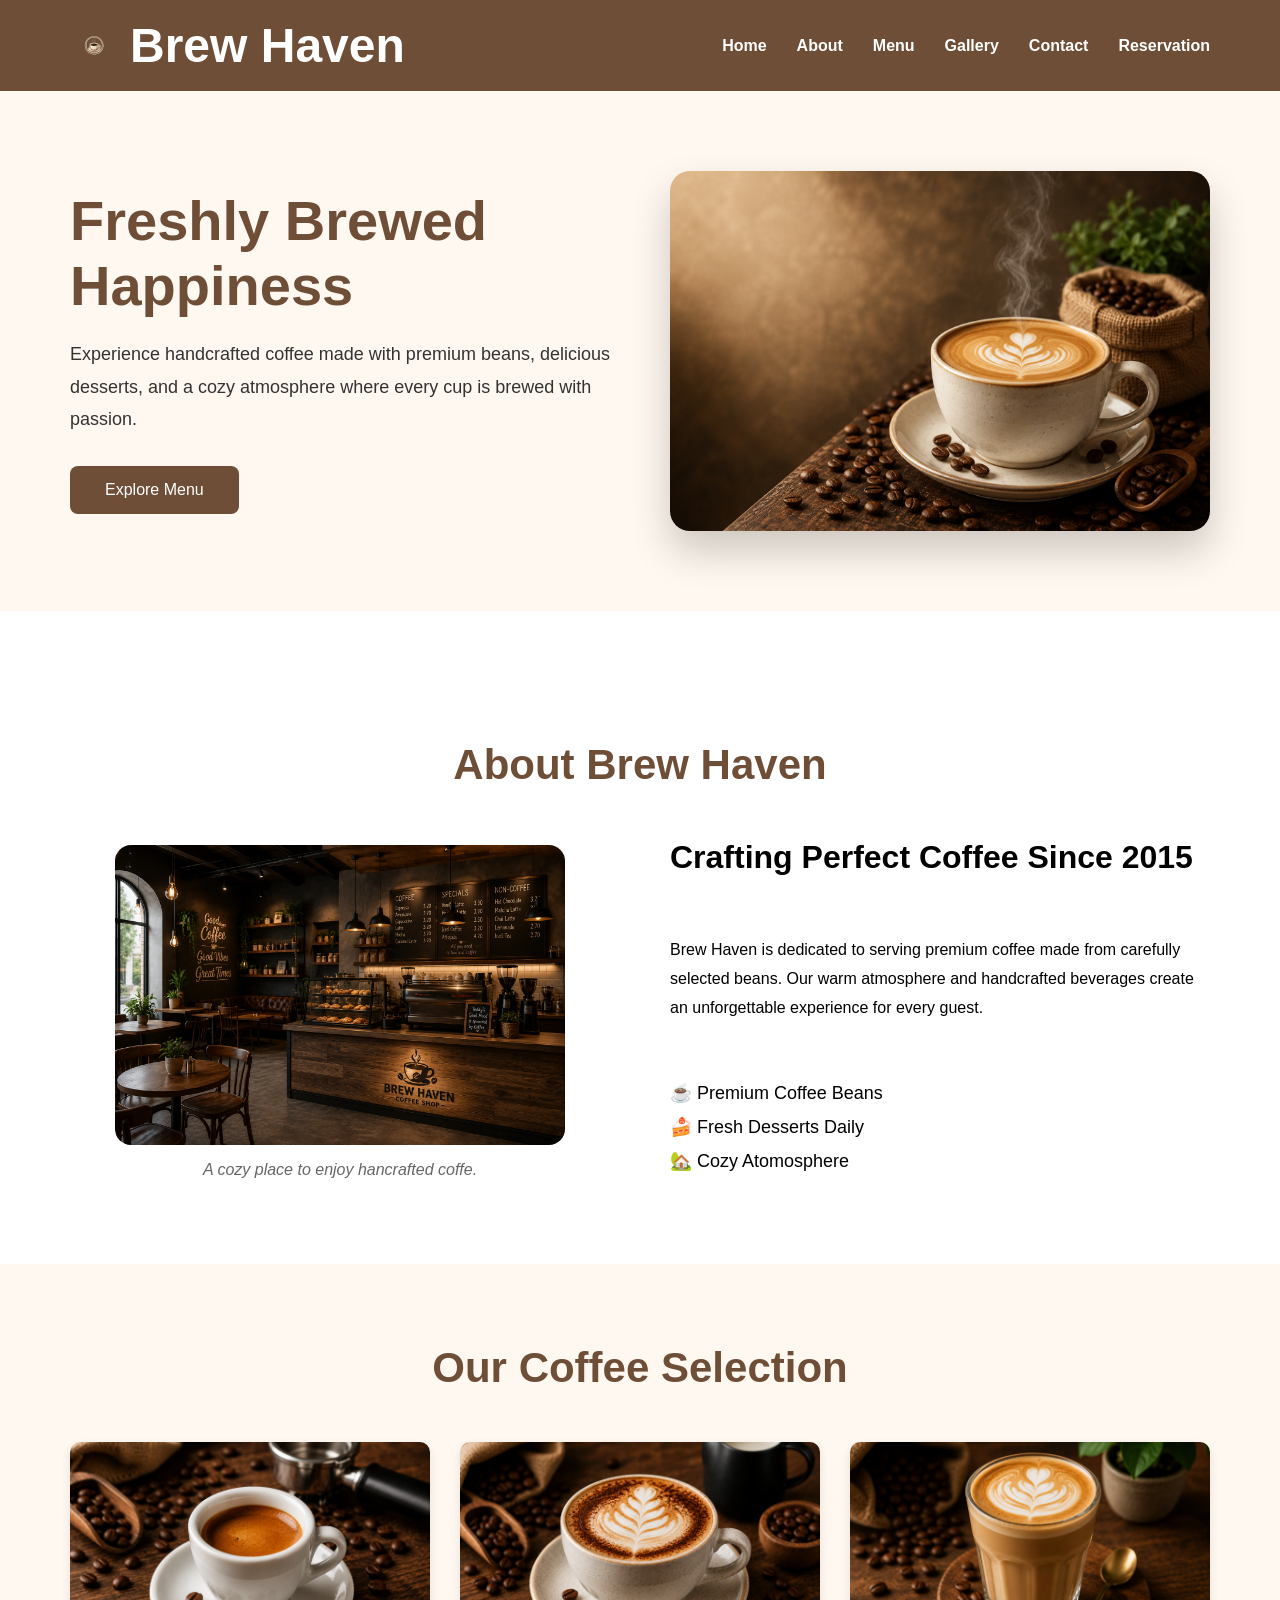
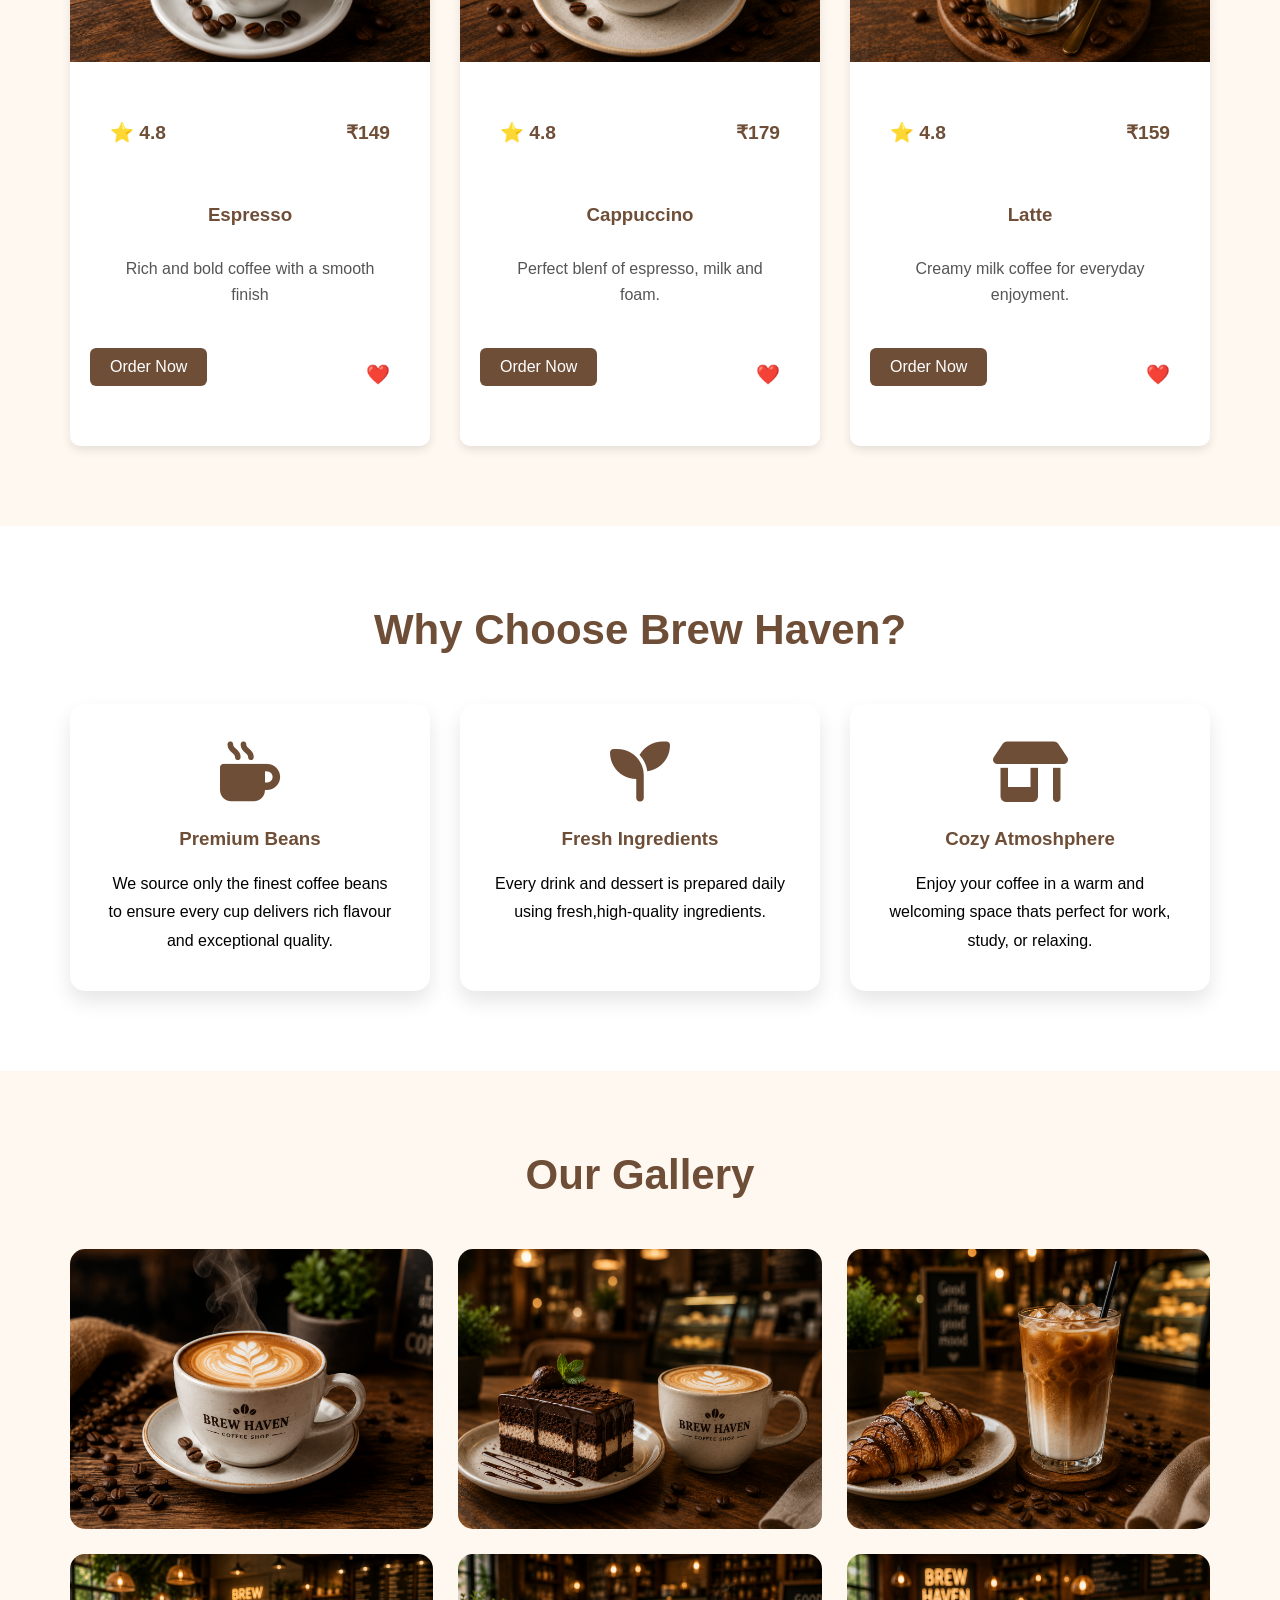
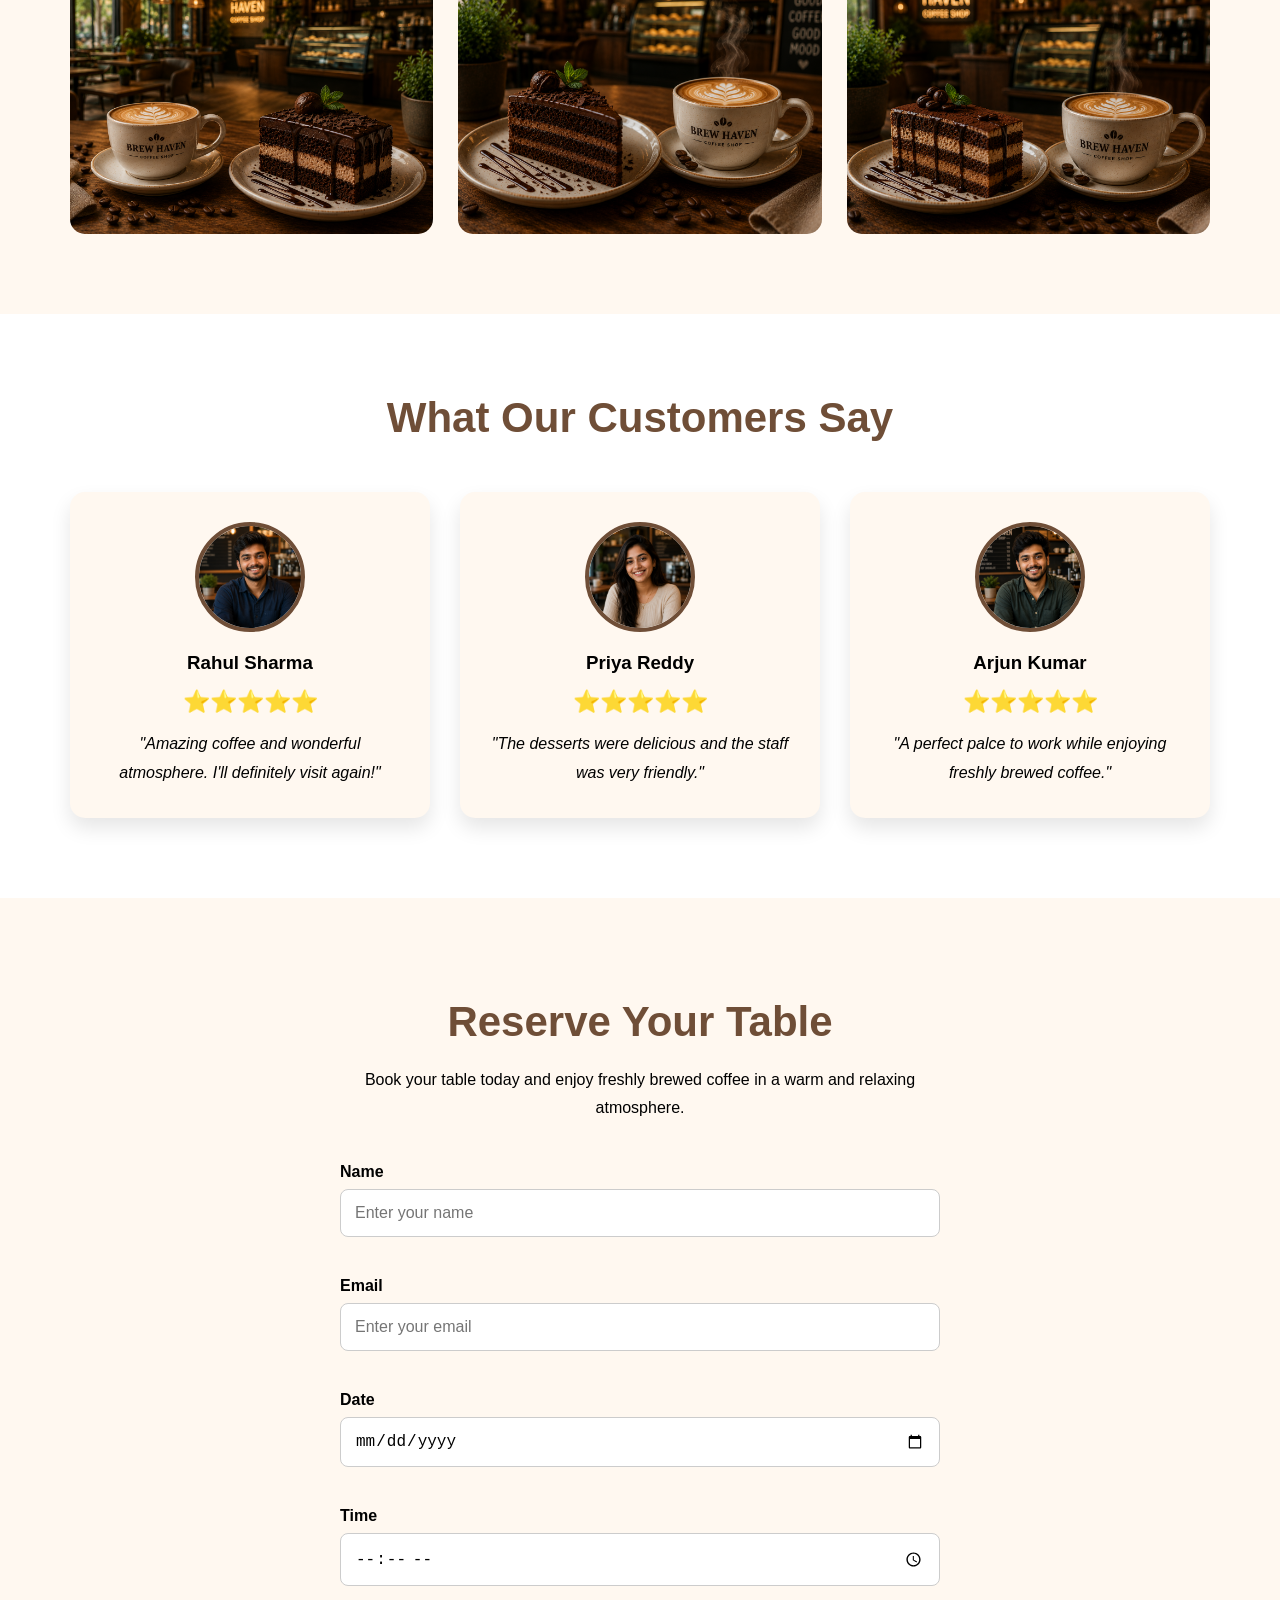
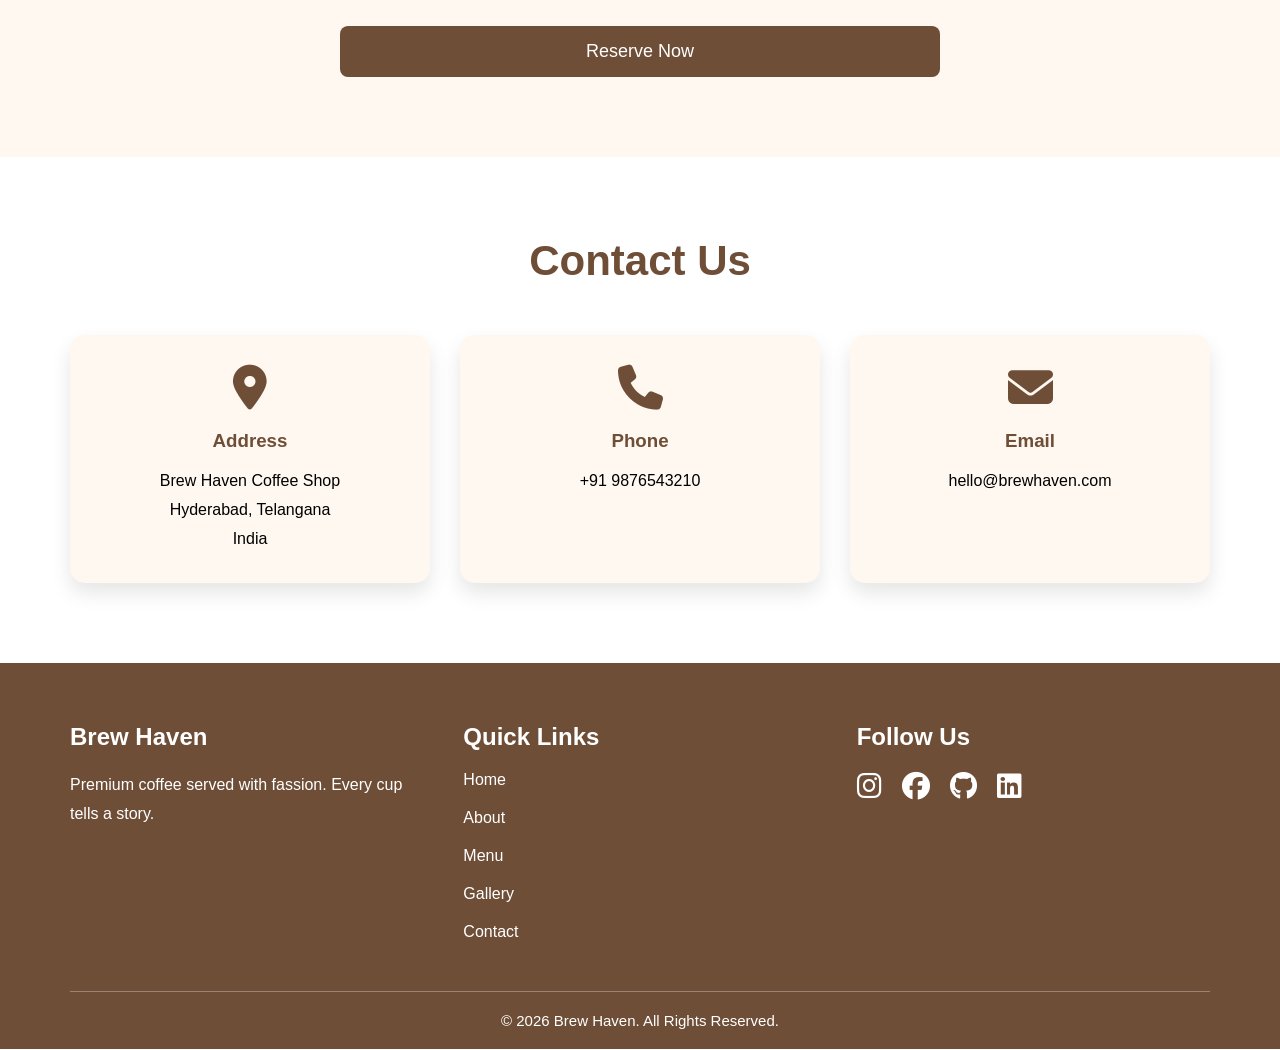
<file: index.html>
<!DOCTYPE html>
<html lang="en">

<head>
    <!--Character Encoding-->
    <meta charset="UTF-8">

    <!--Responsive Design-->
    <meta name="viewport" content="width=device-width, initial-scale=1.0">

    <!--Website Title-->
    <title>Brew Haven | Coffee Shop</title>

    <!-- Search Engine Optimization -->
    <meta name="description"
        content="Brew Haven is modern coffee shop offering premium coffee, delicious desserts, and a cozy atmosphere.">

    <meta name="keywords"
        content="Coffee Shop, Brew Haven, Coffee, Espresso, Latte, Cappuccino, Cafe">
        
    <meta name="author"
            content="Posa Karthik">

    <link rel="icon"
            href="images/logo.png"
            type="image/png">        

    <!--CSS File-->
    <link rel="stylesheet" href="css/style.css"/>

    <link rel="stylesheet" href="css/responsive.css"/>

    <!-- Font Awesome Icons -->
    <link rel="stylesheet" href="https://cdnjs.cloudflare.com/ajax/libs/font-awesome/6.7.2/css/all.min.css">

</head>

<body>

    <!-- =======================
           Header Section
        ======================= -->

    <header>
        <div class="logo">
            <img src="images/logo.png" alt="Brew Haven Logo"/>
            <h1>Brew Haven</h1>
        </div>
        <nav>
            <ul>
                <li><a href="index.html">Home</a></li>
                <li><a href="about.html">About</a></li>
                <li><a href="menu.html">Menu</a></li>
                <li><a href="gallery.html">Gallery</a></li>
                <li><a href="contact.html">Contact</a></li>
                <li><a href="reservation.html">Reservation</a></li>
            </ul>
        </nav>
    </header>


    <!-- =======================
           Hero Section
        ======================= -->

    <section class="hero">

        <!-- Left Side-->
        <div class="hero-content">

            <h2>Freshly Brewed Happiness</h2>

            <p>
                Experience handcrafted coffee made with premium beans,
                delicious desserts, and a cozy atmosphere where every cup
                is brewed with passion.
            </p>

            <a href="menu.html" class="btn">
                Explore Menu
            </a>
        </div>

        <!-- Right Side-->
        <div class="hero-image">

            <img src="images/herobanner.png" alt="Cup of Coffee">

        </div>
    </section>

    <!-- =======================
           ABOUT SECTION
        ======================= -->

    <section class="about">

        <h2>About Brew Haven</h2>

        <article class="about-container">

            <figure class="about-image">

                <img src="images/about.png" alt="Coffee Shop Interior" />

                <figcaption>
                    A cozy place to enjoy hancrafted coffe.
                </figcaption>

            </figure>

            <div class="about-content">

                <h3>Crafting Perfect Coffee Since 2015</h3>

                <p>
                    Brew Haven is dedicated to serving premium coffee made from
                    carefully selected beans. Our warm atmosphere and handcrafted
                    beverages create an unforgettable experience for every guest.
                </p>

                <ul>

                    <li>☕ Premium Coffee Beans</li>

                    <li>🍰 Fresh Desserts Daily</li>

                    <li>🏡 Cozy Atomosphere</li>

                </ul>

            </div>

        </article>


    </section>


    <!-- =======================
           MENU SECTION
        ======================= -->

    <section class="menu">

        <h2>Our Coffee Selection</h2>

        <div class="menu-grid">

            <div class="menu-card">

                <img src="images/espresso.png" alt="Espresso" />

                <div class="menu-content">

                    <div class="menu-info">

                        <span class="rating">⭐ 4.8</span>

                        <span class="price">₹149</span>

                    </div>

                    <h3>Espresso</h3>

                    <p>Rich and bold coffee with a smooth finish</p>

                    <div class="menu-footer">

                        <a href="#" class="order-btn">
                            Order Now
                        </a>

                        <span class="heart">❤️</span>

                    </div>

                </div>

            </div>

            <div class="menu-card">

                <img src="images/cappuccino.png" alt="Cappuccino" />

                <div class="menu-content">

                    <div class="menu-info">

                        <span class="rating">⭐ 4.8</span>

                        <span class="price">₹179</span>

                    </div>

                    <h3>Cappuccino</h3>

                    <p>Perfect blenf of espresso, milk and foam.</p>

                    <div class="menu-footer">

                        <a href="#" class="order-btn">
                            Order Now
                        </a>

                        <span class="heart">❤️</span>

                    </div>

                </div>

            </div>

            <div class="menu-card">

                <img src="images/latte.png" alt="Latte" />

                <div class="menu-content">

                    <div class="menu-info">

                        <span class="rating">⭐ 4.8</span>

                        <span class="price">₹159</span>

                    </div>

                    <h3>Latte</h3>

                    <p>Creamy milk coffee for everyday enjoyment.</p>

                    <div class="menu-footer">

                        <a href="#" class="order-btn">
                            Order Now
                        </a>

                        <span class="heart">❤️</span>

                    </div>

                </div>

            </div>


        </div>


    </section>

    <!-- =======================
                WHY CHOOSE US
          ======================= -->


    <section class="features">

        <h2>Why Choose Brew Haven?</h2>

        <div class="feature-container">

            <article class="feature-card">

                <div class="feature-icon">
                    <i class="fa-solid fa-mug-hot"></i>
                </div>

                <h3>Premium Beans</h3>

                <p>
                    We source only the finest coffee beans to ensure every cup
                    delivers rich flavour and exceptional quality.
                </p>
            </article>

            <article class="feature-card">

                <div class="feature-icon">
                    <i class="fa-solid fa-seedling"></i>
                </div>

                <h3>Fresh Ingredients</h3>

                <p>
                    Every drink and dessert is prepared daily
                    using fresh,high-quality ingredients.
                </p>


            </article>

            <article class="feature-card">

                <div class="feature-icon">
                    <i class="fa-solid fa-shop"></i>
                </div>

                <h3>Cozy Atmoshphere</h3>

                <p>
                    Enjoy your coffee in a warm and welcoming space
                    thats perfect for work, study, or relaxing.
                </p>

            </article>

        </div>

    </section>


    <!-- =======================
               GALLERY SECTION
        ======================= -->

    <section class="gallery">

        <h2>Our Gallery</h2>

        <div class="gallery-grid">


            <figure class="gallery-item">

                <img src="./images/gallery1.png" alt="Coffee Cup" />

                <div class="overlay">

                    <h3>Coffee Cup</h3>

                </div>

            </figure>

            <figure class="gallery-item">

                <img src="./images/gallery2.png" alt="Coffee Dessert" />

                <div class="overlay">

                    <h3>Coffee Dessert</h3>

                </div>

            </figure>

            <figure class="gallery-item">

                <img src="./images/gallery3.png" alt="Coffee Shop" />

                <div class="overlay">

                    <h3>Coffee Shop</h3>

                </div>

            </figure>

            <figure class="gallery-item">

                <img src="./images/gallery4.png" alt="Barista" />

                <div class="overlay">

                    <h3>Barista</h3>

                </div>

            </figure>

            <figure class="gallery-item">

                <img src="./images/gallery5.png" alt="Coffee Beans" />

                <div class="overlay">

                    <h3>Coffee Beans</h3>

                </div>

            </figure>

            <figure class="gallery-item">

                <img src="./images/gallery6.png" alt="Interior" />

                <div class="overlay">

                    <h3>Interior</h3>

                </div>

            </figure>
        </div>

    </section>


    <!-- =======================
                TESTIMONIALS
        ======================= -->

    <section class="testimonials">

        <h2>What Our Customers Say</h2>

        <div class="testimonial-container">

            <article class="testimonial-card">

                <img src="./images/customer1.png" alt="Rahul" />

                <h3>Rahul Sharma</h3>

                <div class="stars">

                    ⭐⭐⭐⭐⭐

                </div>

                <blockquote>

                    "Amazing coffee and wonderful atmosphere.
                    I'll definitely visit again!"

                </blockquote>

            </article>

            <article class="testimonial-card">

                <img src="./images/customer2.png" alt="Priya" />

                <h3>Priya Reddy</h3>

                <div class="stars">

                    ⭐⭐⭐⭐⭐

                </div>

                <blockquote>

                    "The desserts were delicious and the
                    staff was very friendly."

                </blockquote>

            </article>

            <article class="testimonial-card">

                <img src="./images/customer3.png" alt="Arjun" />

                <h3>Arjun Kumar</h3>

                <div class="stars">

                    ⭐⭐⭐⭐⭐

                </div>

                <blockquote>

                    "A perfect palce to work while enjoying
                    freshly brewed coffee."

                </blockquote>

            </article>

        </div>

    </section>

    <!-- =======================
          RESERVATION PREVIEW
        ======================= -->

    <section class="reservation">

        <h2>Reserve Your Table</h2>

        <p>
            Book your table today and enjoy freshly brewed coffee
            in a warm and relaxing atmosphere.
        </p>

        <form class="reservation-form">

            <div class="form-group">

            <label for="name">Name</label>

            <input type="text" id="name" placeholder="Enter your name" />

            </div>

             <div class="form-group">

            <label for="email">Email</label>

            <input type="email" id="email" placeholder="Enter your email" />

            </div>

             <div class="form-group">

            <label for="date">Date</label>

            <input type="date" id="date" />

            </div>

             <div class="form-group">

            <label for="time">Time</label>

            <input type="time" id="time" />

            </div>

            <button type="submit">
                Reserve Now
            </button>

        </form>

    </section>

    <!-- =======================
            CONTACT PREVIEW
        ======================= -->

    <section class="contact-preview">

        <h2>Contact Us</h2>

        <div class="contact-container">

            <div class="contact-card">

                <i class="fa-solid fa-location-dot"></i>

                <h3>Address</h3>

                <address>
                    Brew Haven Coffee Shop<br>
                    Hyderabad, Telangana<br>
                    India
                </address>

            </div>

            <div class="contact-card">

                <i class="fa-solid fa-phone"></i>

                <h3>Phone</h3>

                <p>+91 9876543210</p>

            </div>

            <div class="contact-card">

                <i class="fa-solid fa-envelope"></i>

                <h3>Email</h3>

                <p>hello@brewhaven.com</p>

            </div>

        </div>

    </section>


     <!-- =======================
              FOOTER
        ======================= -->

        <footer>

            <div class="footer-container">

                <div class="footer-about">

                    <h3>Brew Haven</h3>

                    <p>
                        Premium coffee served with fassion.
                        Every cup tells a story.
                    </p>

                </div>

                <div class="footer-links">

                    <h3>Quick Links</h3>

                    <ul>

                <li><a href="index.html">Home</a></li>
                <li><a href="about.html">About</a></li>
                <li><a href="menu.html">Menu</a></li>
                <li><a href="gallery.html">Gallery</a></li>
                <li><a href="contact.html">Contact</a></li>                   

                    </ul>

                </div>

                <div class="footer-social">

                    <h3>Follow Us</h3>

                    <div class="social-icons">

                    <a href="#">
                        <i class="fa-brands fa-instagram"></i>
                    </a>

                    <a href="#">
                        <i class="fa-brands fa-facebook"></i>
                    </a>

                    <a href="#">
                        <i class="fa-brands fa-github"></i>
                    </a>

                    <a href="#">
                        <i class="fa-brands fa-linkedin"></i>
                    </a>


                    </div>

                </div>

            </div>

            <hr>

            <p class="copyright">

                &copy; 2026 Brew Haven. All Rights Reserved.

            </p>

        </footer>

</body>

</html>
</file>
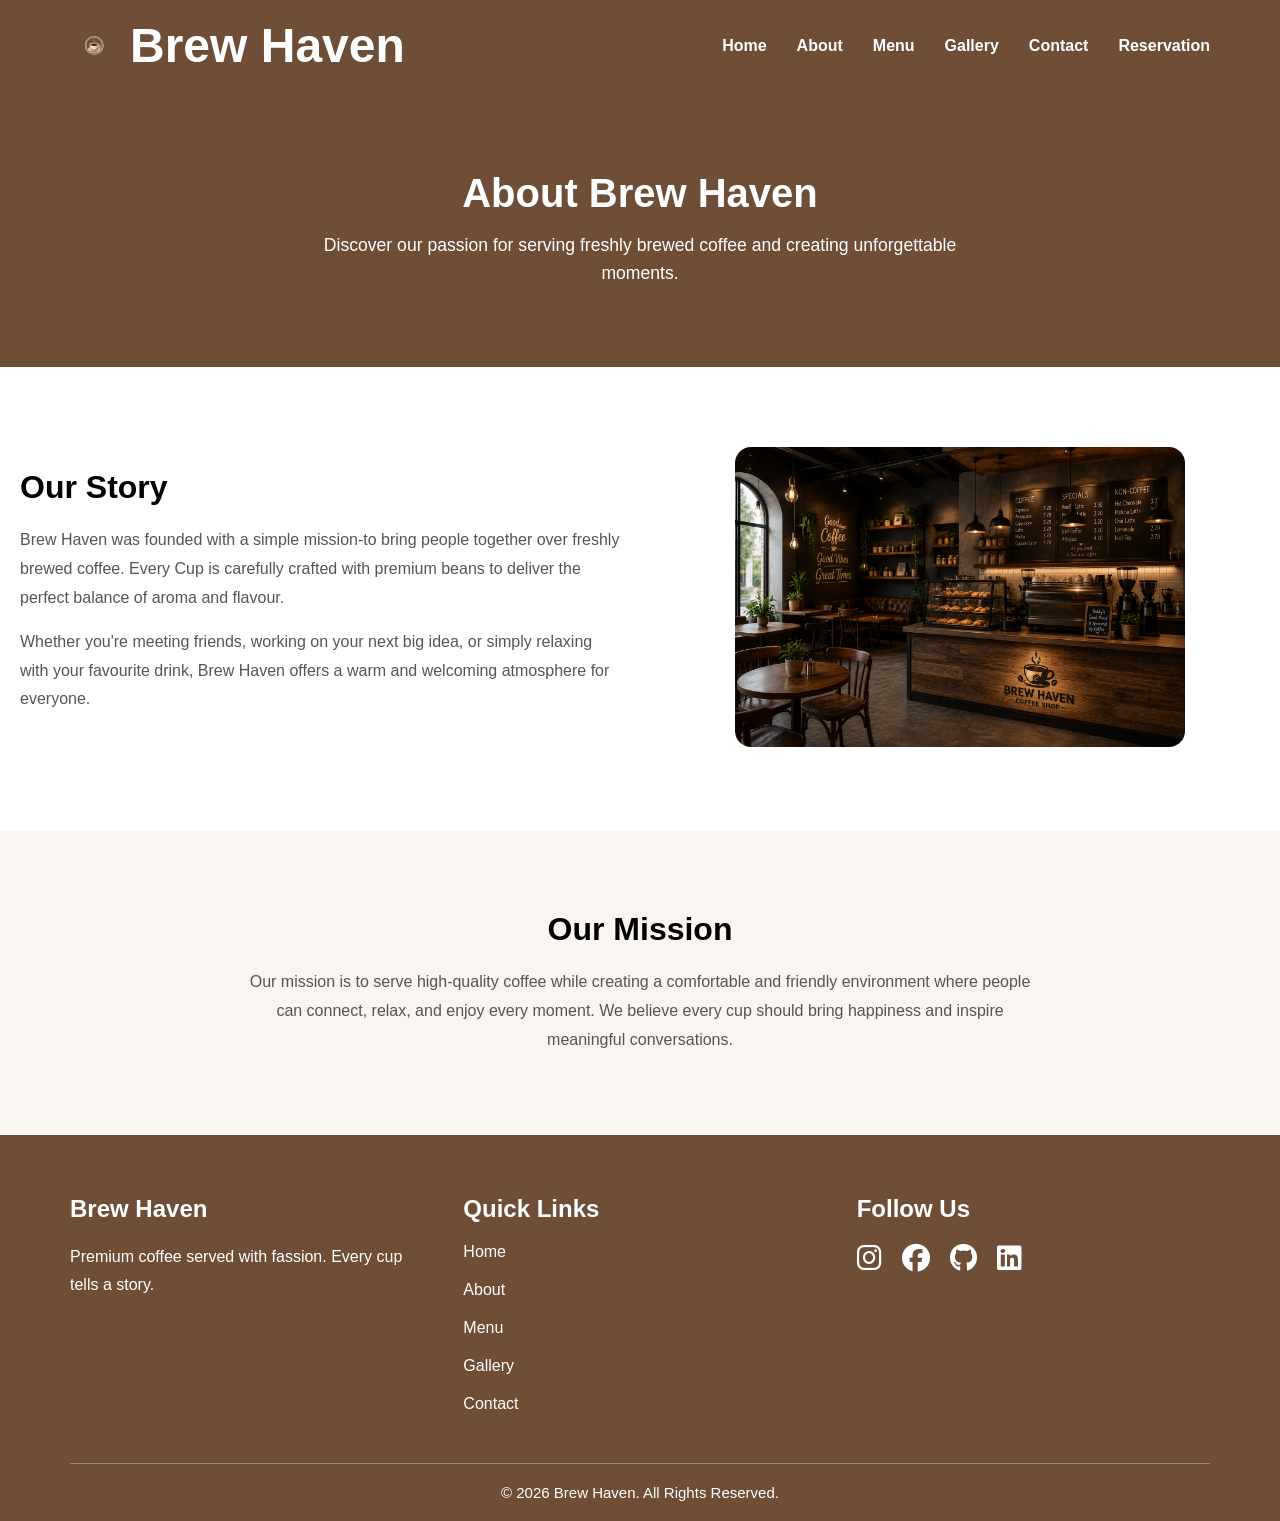
<file: about.html>
<!DOCTYPE html>
<html lang="en">

<head>
    <!--Character Encoding-->
    <meta charset="UTF-8">

    <!--Responsive Design-->
    <meta name="viewport" content="width=device-width, initial-scale=1.0">

    <!--Website Title-->
    <title>About | Brew Haven</title>

     <!-- Search Engine Optimization -->
    <meta name="description"
        content="Brew Haven is modern coffee shop offering premium coffee, delicious desserts, and a cozy atmosphere.">

    <meta name="keywords"
        content="Coffee Shop, Brew Haven, Coffee, Espresso, Latte, Cappuccino, Cafe">
        
    <meta name="author"
            content="Posa Karthik">

    <link rel="icon"
            href="images/logo.png"
            type="image/png">        

    <!--CSS File-->
    <link rel="stylesheet" href="css/style.css">

    <link rel="stylesheet" href="css/responsive.css"/>

    <!-- Font Awesome Icons -->
    <link rel="stylesheet"
      href="https://cdnjs.cloudflare.com/ajax/libs/font-awesome/6.7.2/css/all.min.css">

</head>

<body>

    <!-- =======================
           Header Section
        ======================= -->

    <header>
        <div class="logo">
            <img src="images/logo.png" alt="Brew Haven Logo"/>
            <h1>Brew Haven</h1>
        </div>
        <nav>
            <ul>
                <li><a href="index.html">Home</a></li>
                <li><a href="about.html">About</a></li>
                <li><a href="menu.html">Menu</a></li>
                <li><a href="gallery.html">Gallery</a></li>
                <li><a href="contact.html">Contact</a></li>
                <li><a href="reservation.html">Reservation</a></li>
            </ul>
        </nav>
    </header>

    <main>

     <!-- =======================
           About Banner Section
        ======================= -->

        <section class="page-banner">
            <div class="container">

            <h1>About Brew Haven</h1>

            <p>
                Discover our passion for serving freshly brewed coffee
                and creating unforgettable moments.
            </p>

            </div>
        </section>

    <!-- =======================
           Our Story Section
        ======================= -->

        <section class="about-section">
            <div class="container">

                <div class="about-content">

                    <div class="about-text">

                        <h2>Our Story</h2>

                        <p>
                            Brew Haven was founded with a simple mission-to bring
                            people together over freshly brewed coffee. Every Cup
                            is carefully crafted with premium beans to deliver
                            the perfect balance of aroma and flavour.
                        </p>

                        <p>
                            Whether you're meeting friends, working on your next 
                            big idea, or simply relaxing with your favourite drink,
                             Brew Haven offers a warm and welcoming atmosphere for 
                             everyone. 
                        </p>
                    </div>

                    <div class="about-image">
                        <img src="images/about.png"
                        alt="Coffee Shop Interior"/>
                    </div>
                </div>
            </div>

        </section>

        
    <!-- =======================
           Mission Section
        ======================= -->

        <section class="mission-section">
            <div class="container">

                <h2>Our Mission</h2>

                <p>
                    Our mission is to serve high-quality coffee while creating a 
                    comfortable and friendly environment where people can connect,
                     relax, and enjoy every moment. We believe every cup should 
                     bring happiness and inspire meaningful conversations.
                </p>
            </div>
        </section>

    </main>

     <!-- =======================
              FOOTER
        ======================= -->

        <footer>

            <div class="footer-container">

                <div class="footer-about">

                    <h3>Brew Haven</h3>

                    <p>
                        Premium coffee served with fassion.
                        Every cup tells a story.
                    </p>

                </div>

                <div class="footer-links">

                    <h3>Quick Links</h3>

                    <ul>

                <li><a href="index.html">Home</a></li>
                <li><a href="about.html">About</a></li>
                <li><a href="menu.html">Menu</a></li>
                <li><a href="gallery.html">Gallery</a></li>
                <li><a href="contact.html">Contact</a></li>                   

                    </ul>

                </div>

                <div class="footer-social">

                    <h3>Follow Us</h3>

                    <div class="social-icons">

                    <a href="#">
                        <i class="fa-brands fa-instagram"></i>
                    </a>

                    <a href="#">
                        <i class="fa-brands fa-facebook"></i>
                    </a>

                    <a href="#">
                        <i class="fa-brands fa-github"></i>
                    </a>

                    <a href="#">
                        <i class="fa-brands fa-linkedin"></i>
                    </a>


                    </div>

                </div>

            </div>

            <hr>

            <p class="copyright">

                &copy; 2026 Brew Haven. All Rights Reserved.

            </p>

        </footer>
</body>

</html>
</file>
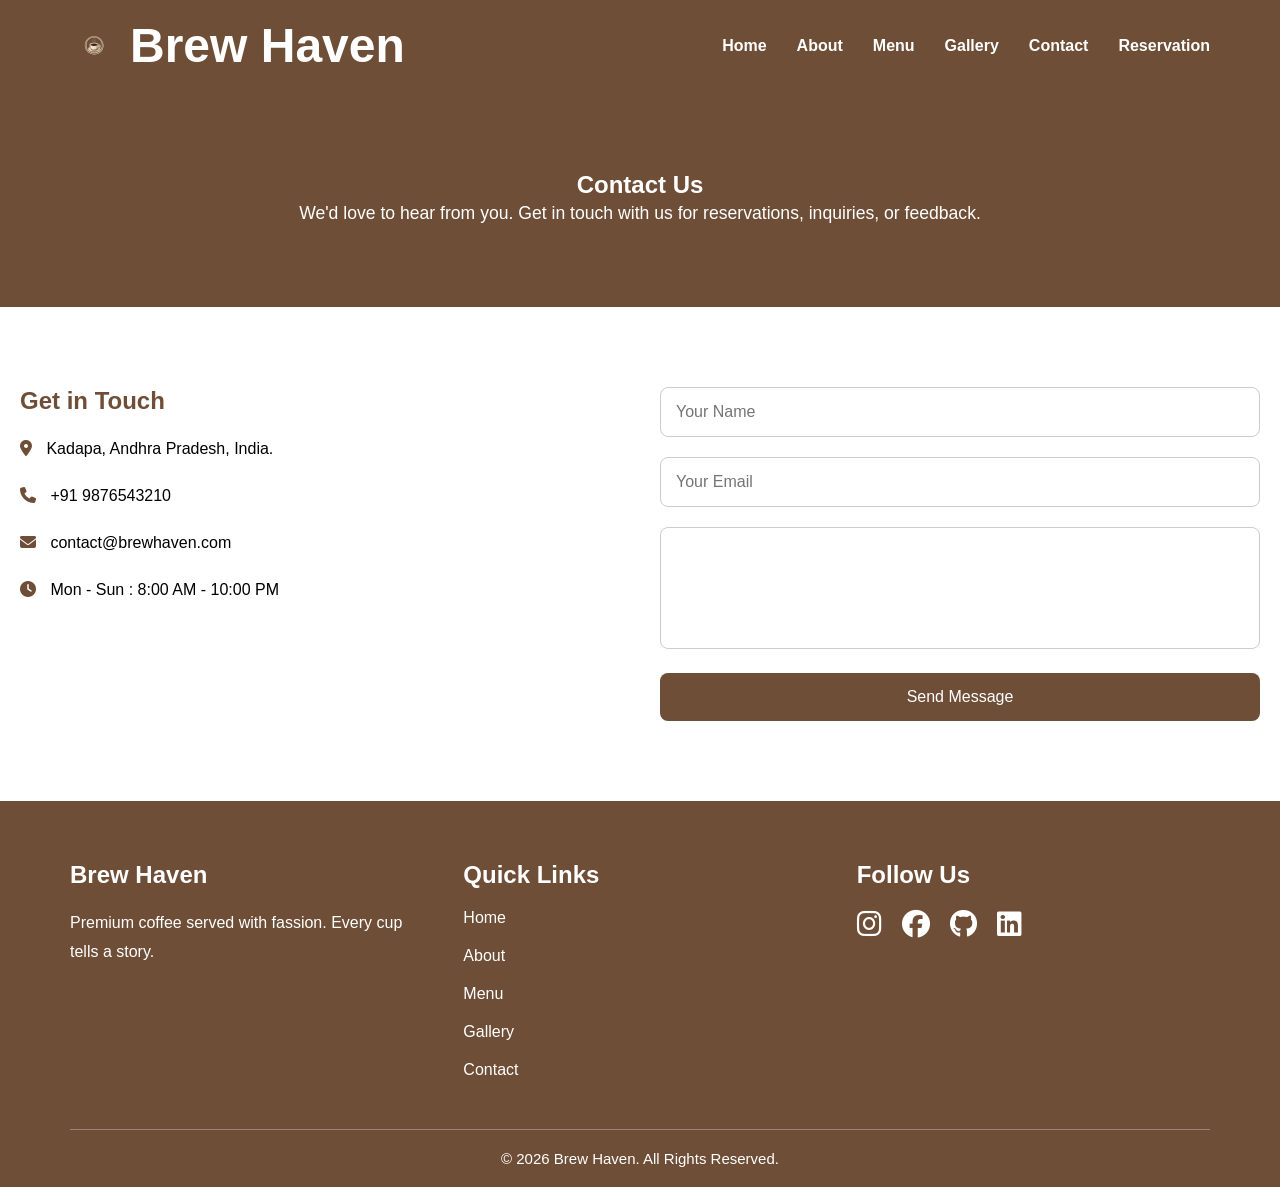
<file: contact.html>
<!DOCTYPE html>
<html lang="en">

<head>
    <!--Character Encoding-->
    <meta charset="UTF-8">

    <!--Responsive Design-->
    <meta name="viewport" content="width=device-width, initial-scale=1.0">

    <!--Website Title-->
    <title>Contact | Brew Haven</title>

     <!-- Search Engine Optimization -->
    <meta name="description"
        content="Brew Haven is modern coffee shop offering premium coffee, delicious desserts, and a cozy atmosphere.">

    <meta name="keywords"
        content="Coffee Shop, Brew Haven, Coffee, Espresso, Latte, Cappuccino, Cafe">
        
    <meta name="author"
            content="Posa Karthik">

    <link rel="icon"
            href="images/logo.png"
            type="image/png">        

    <!--CSS File-->
    <link rel="stylesheet" href="css/style.css">

    <link rel="stylesheet" href="css/responsive.css"/>

    <!-- Font Awesome Icons -->
    <link rel="stylesheet"
      href="https://cdnjs.cloudflare.com/ajax/libs/font-awesome/6.7.2/css/all.min.css">

</head>

<body>

  <!-- =======================
           Header Section
        ======================= -->

    <header>
        <div class="logo">
            <img src="images/logo.png" alt="Brew Haven Logo"/>
            <h1>Brew Haven</h1>
        </div>
        <nav>
            <ul>
                <li><a href="index.html">Home</a></li>
                <li><a href="about.html">About</a></li>
                <li><a href="menu.html">Menu</a></li>
                <li><a href="gallery.html">Gallery</a></li>
                <li><a href="contact.html">Contact</a></li>
                <li><a href="reservation.html">Reservation</a></li>
            </ul>
        </nav>
    </header>

   <main>

      <!-- =======================
              Contact Banner
        ======================= -->

        <section class="page-banner">

            <div class="container">

                <h2>Contact Us</h2>

                <p>
                    We'd love to hear from you. Get in touch with us for 
                    reservations, inquiries, or feedback.
                </p>
            </div>

        </section>

     <!-- =======================
            Contact Section
        ======================= -->

        <section class="contact-page">

            <div class="container">

                <div class="contact-wrapper">

                    <!-- Contact Information -->
                     <div class="contact-info">

                        <h2>Get in Touch</h2>

                        <p>
                            <i class="fa-solid fa-location-dot"></i>
                                Kadapa, Andhra Pradesh, India.
                        </p>
                        <p>
                            <i class="fa-solid fa-phone"></i>
                                +91 9876543210
                        </p>
                        <p>
                            <i class="fa-solid fa-envelope"></i>
                            contact@brewhaven.com
                        </p>
                        <p>
                            <i class="fa-solid fa-clock"></i>
                            Mon - Sun : 8:00 AM - 10:00 PM
                        </p>
                     </div>

                     <!-- Contact From -->

                     <form class="contact-form">

                        <input type="text" placeholder="Your Name" required/>

                        <input type="email" placeholder="Your Email" required/>

                        <textarea rows="5" placeholder="Your Message" required/>
                        </textarea>

                        <button type="submit">Send Message</button>

                     </form>
                </div>
            </div>
        </section>

    </main>

          <footer>

            <div class="footer-container">

                <div class="footer-about">

                    <h3>Brew Haven</h3>

                    <p>
                        Premium coffee served with fassion.
                        Every cup tells a story.
                    </p>

                </div>

                <div class="footer-links">

                    <h3>Quick Links</h3>

                    <ul>

                <li><a href="index.html">Home</a></li>
                <li><a href="about.html">About</a></li>
                <li><a href="menu.html">Menu</a></li>
                <li><a href="gallery.html">Gallery</a></li>
                <li><a href="contact.html">Contact</a></li>                   

                    </ul>

                </div>

                <div class="footer-social">

                    <h3>Follow Us</h3>

                    <div class="social-icons">

                    <a href="#">
                        <i class="fa-brands fa-instagram"></i>
                    </a>

                    <a href="#">
                        <i class="fa-brands fa-facebook"></i>
                    </a>

                    <a href="#">
                        <i class="fa-brands fa-github"></i>
                    </a>

                    <a href="#">
                        <i class="fa-brands fa-linkedin"></i>
                    </a>


                    </div>

                </div>

            </div>

            <hr>

            <p class="copyright">

                &copy; 2026 Brew Haven. All Rights Reserved.

            </p>

        </footer>
</body>

</html>
</file>
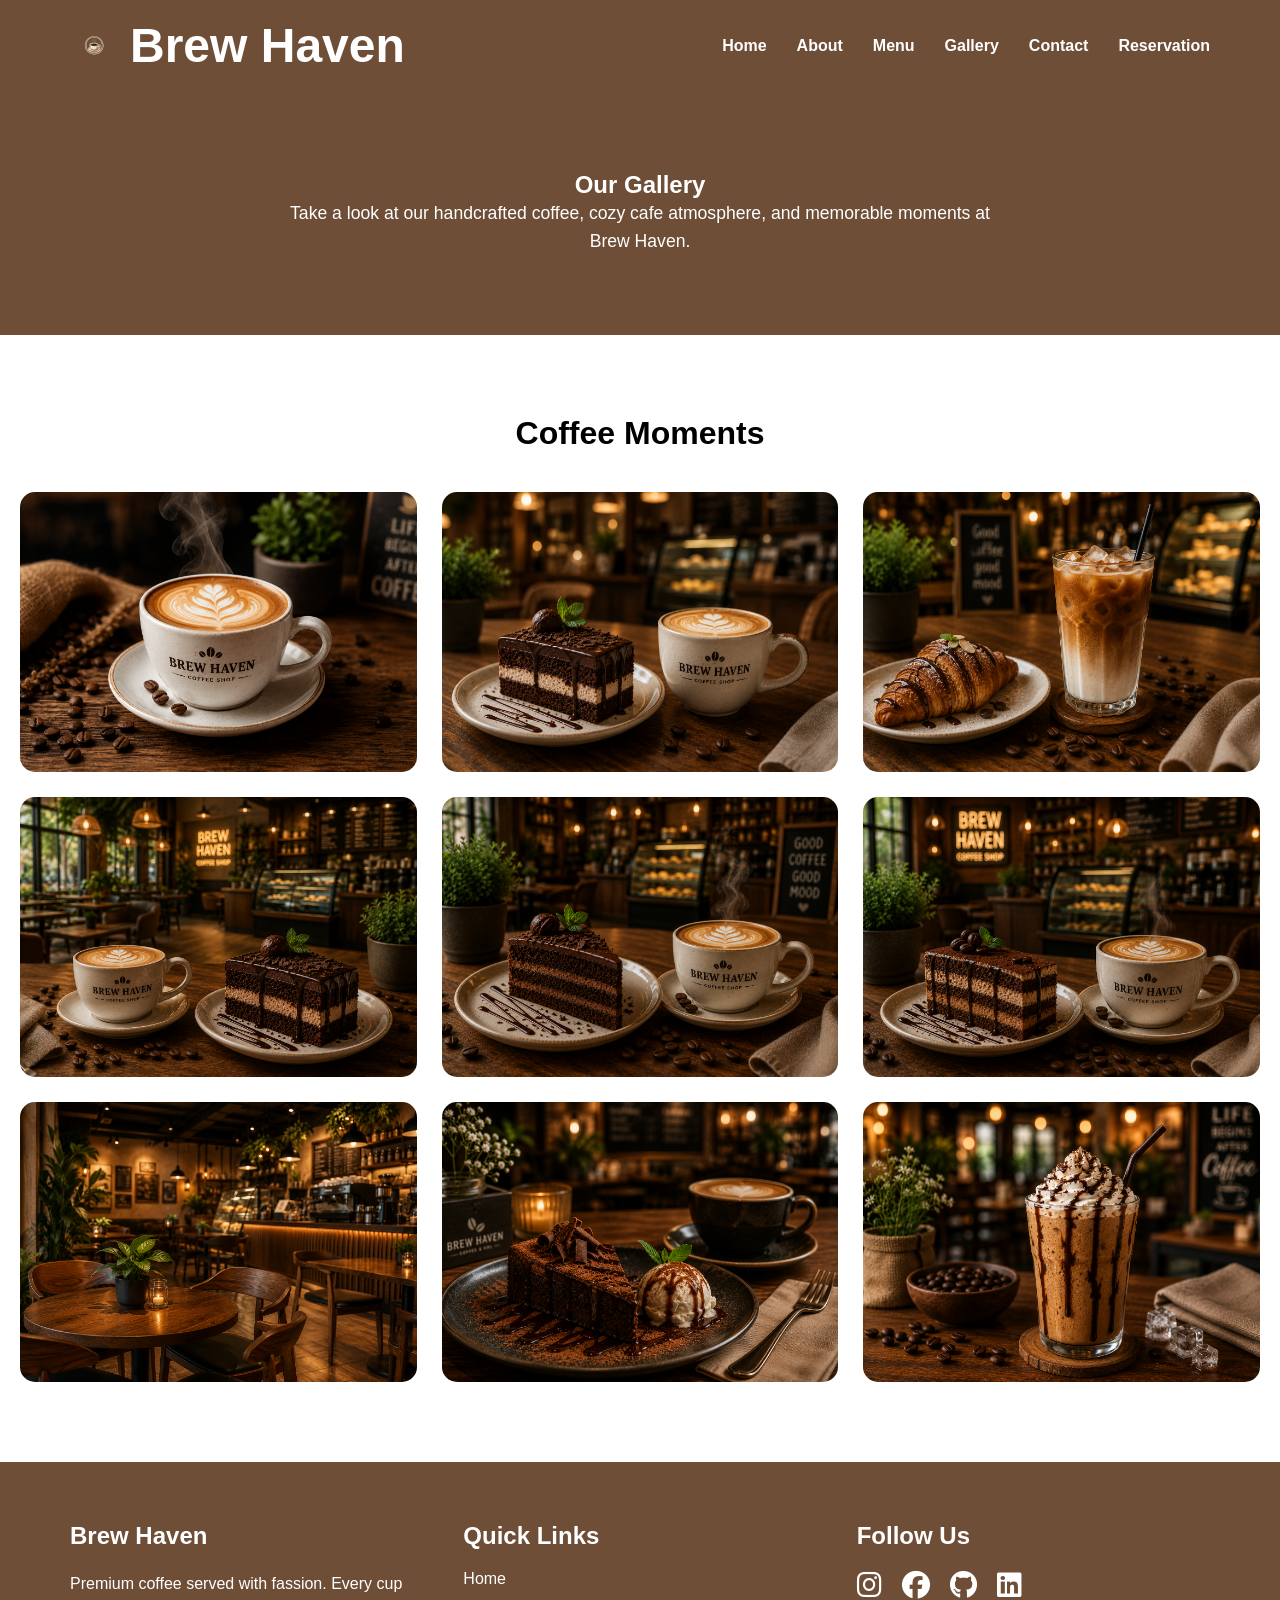
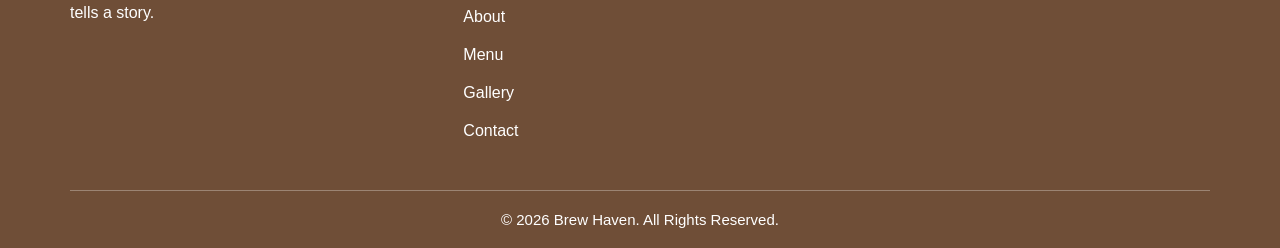
<file: gallery.html>
<!DOCTYPE html>
<html lang="en">

<head>
    <!--Character Encoding-->
    <meta charset="UTF-8">

    <!--Responsive Design-->
    <meta name="viewport" content="width=device-width, initial-scale=1.0">

    <!--Website Title-->
    <title>Gallery | Brew Haven</title>

     <!-- Search Engine Optimization -->
    <meta name="description"
        content="Brew Haven is modern coffee shop offering premium coffee, delicious desserts, and a cozy atmosphere.">

    <meta name="keywords"
        content="Coffee Shop, Brew Haven, Coffee, Espresso, Latte, Cappuccino, Cafe">
        
    <meta name="author"
            content="Posa Karthik">

    <link rel="icon"
            href="images/logo.png"
            type="image/png">        

    <!--CSS File-->
    <link rel="stylesheet" href="css/style.css">

    <link rel="stylesheet" href="css/responsive.css"/>

    <!-- Font Awesome Icons -->
    <link rel="stylesheet"
      href="https://cdnjs.cloudflare.com/ajax/libs/font-awesome/6.7.2/css/all.min.css">

</head>

<body>

    <!-- =======================
           Header Section
        ======================= -->

    <header>
        <div class="logo">
            <img src="images/logo.png" alt="Brew Haven Logo"/>
            <h1>Brew Haven</h1>
        </div>
        <nav>
            <ul>
                <li><a href="index.html">Home</a></li>
                <li><a href="about.html">About</a></li>
                <li><a href="menu.html">Menu</a></li>
                <li><a href="gallery.html">Gallery</a></li>
                <li><a href="contact.html">Contact</a></li>
                <li><a href="reservation.html">Reservation</a></li>
            </ul>
        </nav>
    </header>

       <main>

        <section class="page-banner">

            <h2>Our Gallery</h2>

            <p>
                Take a look at our handcrafted coffee, cozy cafe atmosphere, 
                and memorable moments at Brew Haven.
            </p>

        </section>

        <section class="gallery-page">

            <div class="container">

                <h2>Coffee Moments</h2>

                <div class="gallery-grid">

                    <div class="gallery-item">
                        <img src="images/gallery1.png" alt="Coffee"/>
                    </div>

                    <div class="gallery-item">
                        <img src="images/gallery2.png" alt="Coffee Shop"/>
                    </div>

                    <div class="gallery-item">
                        <img src="images/gallery3.png" alt="Latte Art"/>
                    </div>

                    <div class="gallery-item">
                        <img src="images/gallery4.png" alt="Coffee Beans"/>
                    </div>

                    <div class="gallery-item">
                        <img src="images/gallery5.png" alt="Espresso"/>
                    </div>

                    <div class="gallery-item">
                        <img src="images/gallery6.png" alt="Coffee Cup"/>
                    </div>
                    

                    <div class="gallery-item">
                        <img src="images/gallery7.png" alt="Cafe Interior"/>
                    </div>

                    <div class="gallery-item">
                        <img src="images/gallery8.png" alt="Dessert"/>
                    </div>

                    <div class="gallery-item">
                        <img src="images/gallery9.png" alt="Cold Coffee"/>
                    </div>
                    
                </div>

            </div>
        </section>


    </main>

      <!-- =======================
              FOOTER
        ======================= -->

        <footer>

            <div class="footer-container">

                <div class="footer-about">

                    <h3>Brew Haven</h3>

                    <p>
                        Premium coffee served with fassion.
                        Every cup tells a story.
                    </p>

                </div>

                <div class="footer-links">

                    <h3>Quick Links</h3>

                    <ul>

                <li><a href="index.html">Home</a></li>
                <li><a href="about.html">About</a></li>
                <li><a href="menu.html">Menu</a></li>
                <li><a href="gallery.html">Gallery</a></li>
                <li><a href="contact.html">Contact</a></li>                   

                    </ul>

                </div>

                <div class="footer-social">

                    <h3>Follow Us</h3>

                    <div class="social-icons">

                    <a href="#">
                        <i class="fa-brands fa-instagram"></i>
                    </a>

                    <a href="#">
                        <i class="fa-brands fa-facebook"></i>
                    </a>

                    <a href="#">
                        <i class="fa-brands fa-github"></i>
                    </a>

                    <a href="#">
                        <i class="fa-brands fa-linkedin"></i>
                    </a>


                    </div>

                </div>

            </div>

            <hr>

            <p class="copyright">

                &copy; 2026 Brew Haven. All Rights Reserved.

            </p>

        </footer>
</body>

</html>
</file>
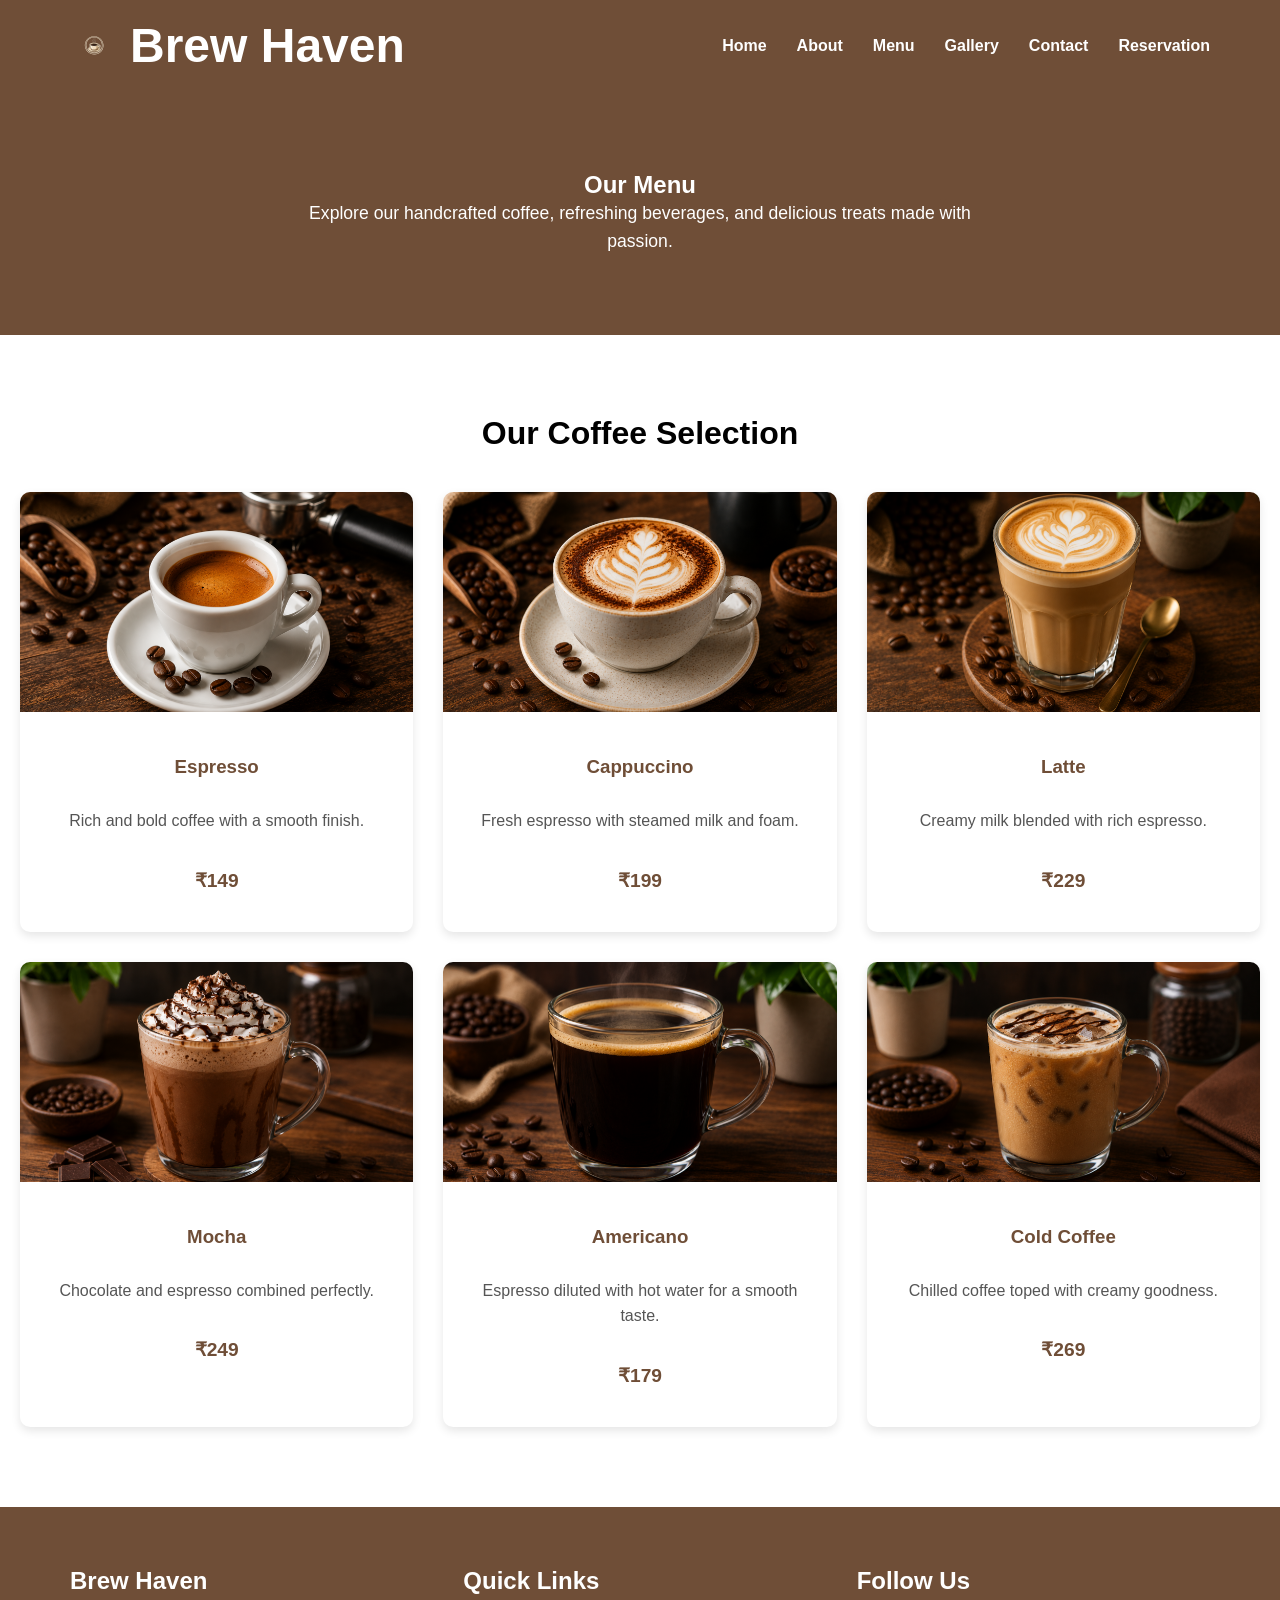
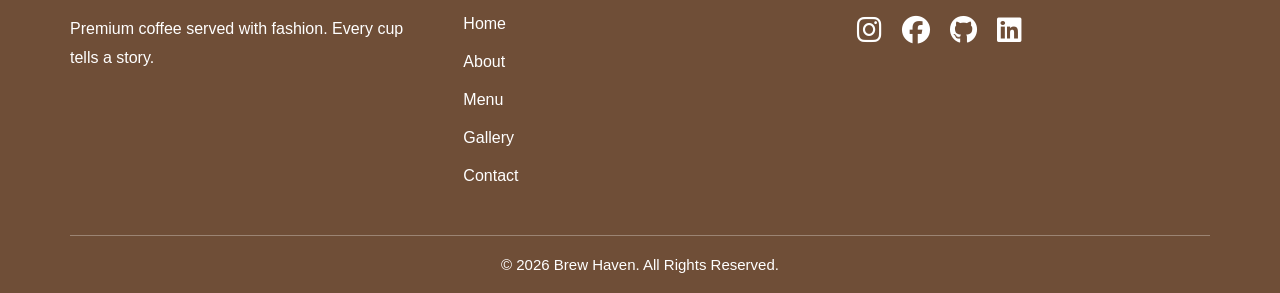
<file: menu.html>
<!DOCTYPE html>
<html lang="en">

<head>
    <!--Character Encoding-->
    <meta charset="UTF-8">

    <!--Responsive Design-->
    <meta name="viewport" content="width=device-width, initial-scale=1.0">

    <!--Website Title-->
    <title>Menu | Brew Haven</title>

     <!-- Search Engine Optimization -->
    <meta name="description"
        content="Brew Haven is modern coffee shop offering premium coffee, delicious desserts, and a cozy atmosphere.">

    <meta name="keywords"
        content="Coffee Shop, Brew Haven, Coffee, Espresso, Latte, Cappuccino, Cafe">
        
    <meta name="author"
            content="Posa Karthik">

    <link rel="icon"
            href="images/logo.png"
            type="image/png">        

    <!--CSS File-->
    <link rel="stylesheet" href="css/style.css">

    <link rel="stylesheet" href="css/responsive.css"/>

    <!-- Font Awesome Icons -->
    <link rel="stylesheet"
      href="https://cdnjs.cloudflare.com/ajax/libs/font-awesome/6.7.2/css/all.min.css">

</head>

<body>

   <!-- =======================
           Header Section
        ======================= -->

    <header>
        <div class="logo">
            <img src="images/logo.png" alt="Brew Haven Logo"/>
            <h1>Brew Haven</h1>
        </div>
        <nav>
            <ul>
                <li><a href="index.html">Home</a></li>
                <li><a href="about.html">About</a></li>
                <li><a href="menu.html">Menu</a></li>
                <li><a href="gallery.html">Gallery</a></li>
                <li><a href="contact.html">Contact</a></li>
                <li><a href="reservation.html">Reservation</a></li>
            </ul>
        </nav>
    </header>


   <main>

       <!-- =======================
            Menu Banner Section
        ======================= -->

        <section class="page-banner">

            <div class="container">

            <h2>Our Menu</h2>

            <p>
                Explore our handcrafted coffee, refreshing beverages,
                and delicious treats made with passion.
            </p>

            </div>

        </section>

  <!-- =======================
           Menu Section
        ======================= -->

        <section class="menu-section">
            <div class="container">

                <h2>Our Coffee Selection</h2>

                <div class="menu-grid">

                    <div class="menu-card">

                    <img src="images/espresso.png" alt="Espresso"/>

                    <h3>Espresso</h3>

                    <p>Rich and bold coffee with a smooth finish.</p>

                    <span>₹149</span>

                     </div>

                     <div class="menu-card">
                        
                        <img src="images/cappuccino.png" alt="Cappuccino"/>

                        <h3>Cappuccino</h3>

                        <p>Fresh espresso with steamed milk and foam.</p>

                        <span>₹199</span>

                     </div>

                      <div class="menu-card">
                        
                        <img src="images/latte.png" alt="Latte"/>

                        <h3>Latte</h3>

                        <p>Creamy milk blended with rich espresso.</p>

                        <span>₹229</span>
                        
                     </div>


                      <div class="menu-card">
                        
                        <img src="images/mocha.png" alt="Mocha"/>

                        <h3>Mocha</h3>

                        <p>Chocolate and espresso combined perfectly.</p>

                        <span>₹249</span>
                        
                     </div>

                      <div class="menu-card">
                        
                        <img src="images/americano.png" alt="Americano"/>

                        <h3>Americano</h3>

                        <p>Espresso diluted with hot water for a smooth taste.</p>

                        <span>₹179</span>
                        
                     </div>

                      <div class="menu-card">
                        
                        <img src="images/cold-coffee.png" alt="Cold Coffee"/>

                        <h3>Cold Coffee</h3>

                        <p>Chilled coffee toped with creamy goodness.</p>

                        <span>₹269</span>
                        
                     </div>

                </div>
            </div>
        </section>

    </main>

    <!-- =======================
              FOOTER
        ======================= -->

        <footer>

            <div class="footer-container">

                <div class="footer-about">

                    <h3>Brew Haven</h3>

                    <p>
                        Premium coffee served with fashion.
                        Every cup tells a story.
                    </p>

                </div>

                <div class="footer-links">

                    <h3>Quick Links</h3>

                    <ul>

                <li><a href="index.html">Home</a></li>
                <li><a href="about.html">About</a></li>
                <li><a href="menu.html">Menu</a></li>
                <li><a href="gallery.html">Gallery</a></li>
                <li><a href="contact.html">Contact</a></li>                   

                    </ul>

                </div>

                <div class="footer-social">

                    <h3>Follow Us</h3>

                    <div class="social-icons">

                    <a href="#">
                        <i class="fa-brands fa-instagram"></i>
                    </a>

                    <a href="#">
                        <i class="fa-brands fa-facebook"></i>
                    </a>

                    <a href="#">
                        <i class="fa-brands fa-github"></i>
                    </a>

                    <a href="#">
                        <i class="fa-brands fa-linkedin"></i>
                    </a>


                    </div>

                </div>

            </div>

            <hr>

            <p class="copyright">

                &copy; 2026 Brew Haven. All Rights Reserved.

            </p>

        </footer>
</body>

</html>
</file>
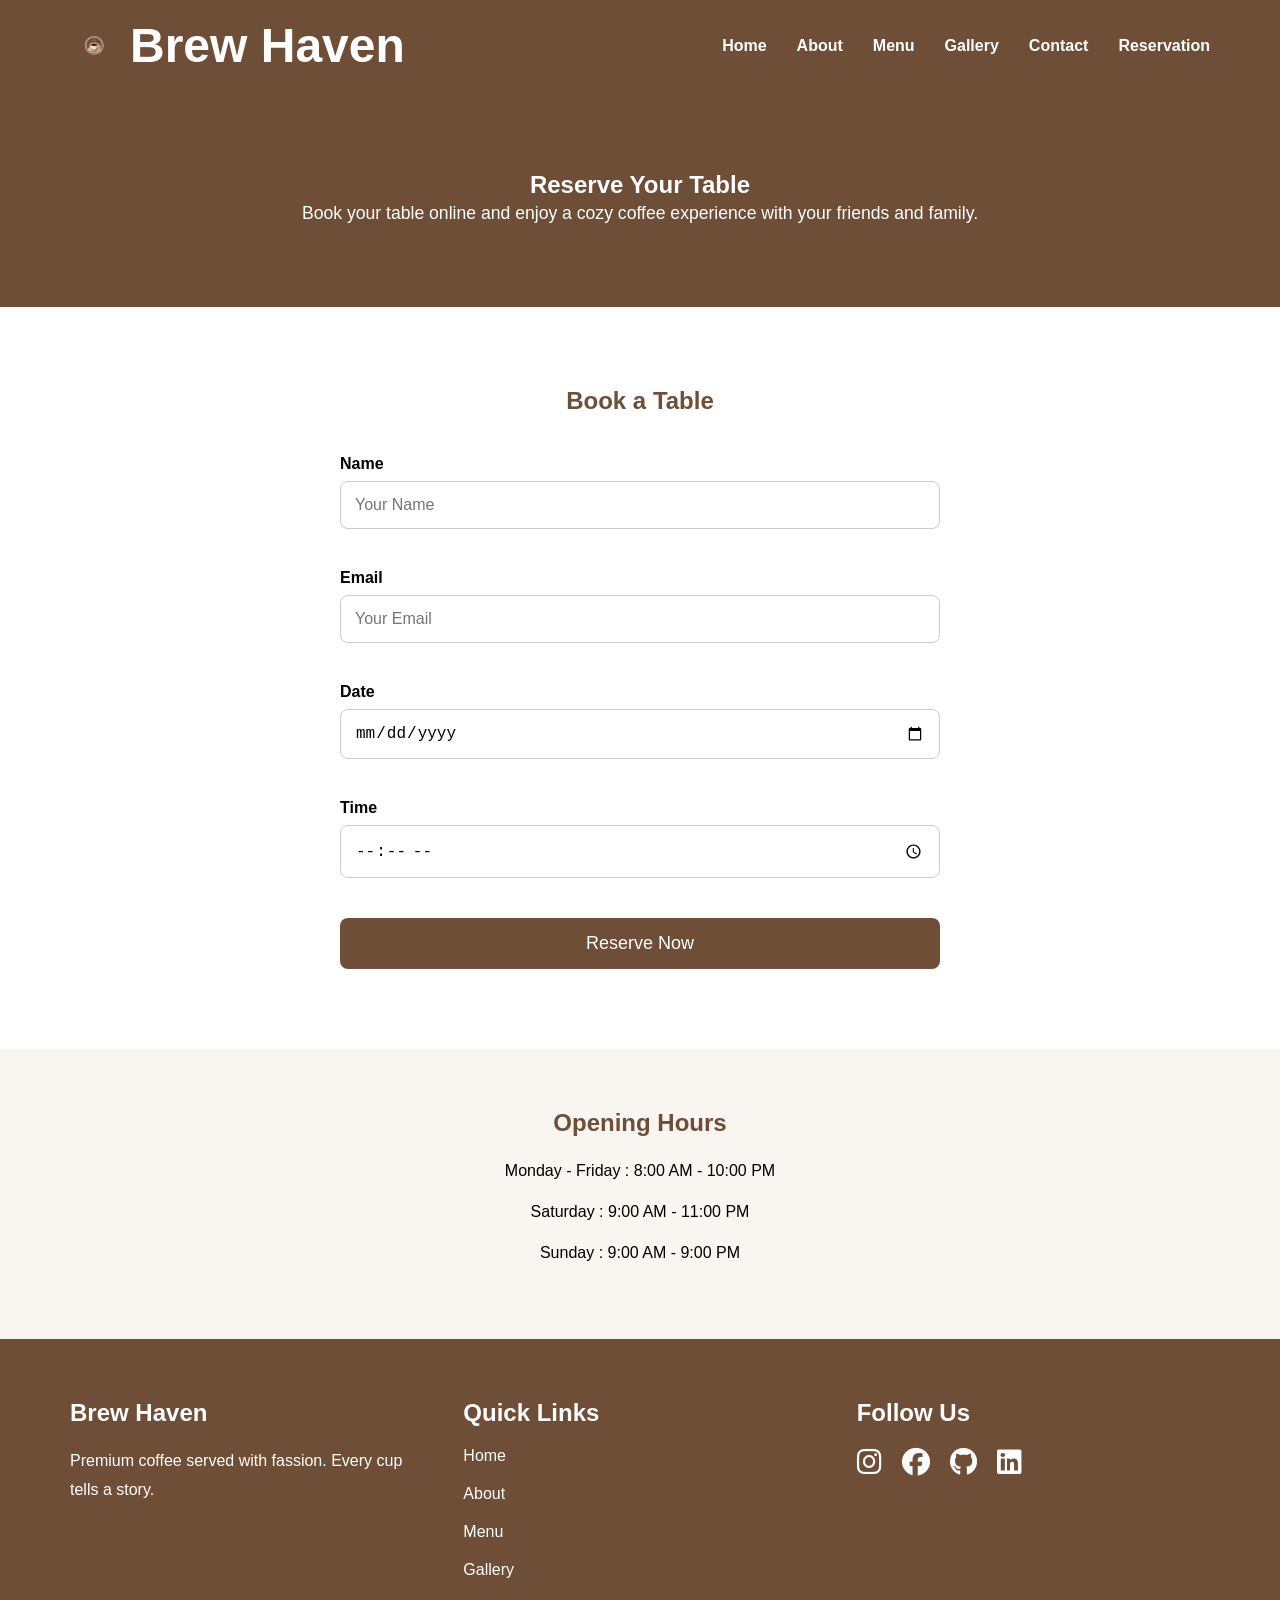
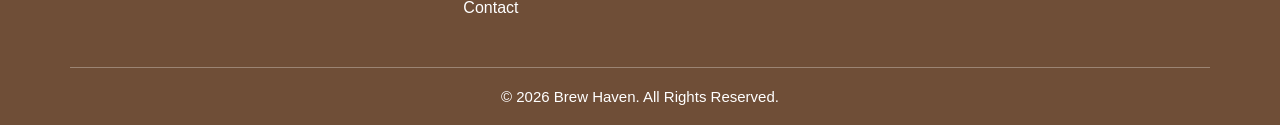
<file: reservation.html>
<!DOCTYPE html>
<html lang="en">

<head>
    <!--Character Encoding-->
    <meta charset="UTF-8">

    <!--Responsive Design-->
    <meta name="viewport" content="width=device-width, initial-scale=1.0">

    <!--Website Title-->
    <title>Reservation | Brew Haven</title>

    <!--CSS File-->
    <link rel="stylesheet" href="css/style.css">

    <link rel="stylesheet" href="css/responsive.css"/>

    <!-- Font Awesome Icons -->
    <link rel="stylesheet"
      href="https://cdnjs.cloudflare.com/ajax/libs/font-awesome/6.7.2/css/all.min.css">

</head>

<body>

    <!-- =======================
           Header Section
        ======================= -->

    <header>
        <div class="logo">
           <img src="images/logo.png" alt="Brew Haven Logo"/>
            <h1>Brew Haven</h1>
        </div>
        <nav>
            <ul>
                <li><a href="index.html">Home</a></li>
                <li><a href="about.html">About</a></li>
                <li><a href="menu.html">Menu</a></li>
                <li><a href="gallery.html">Gallery</a></li>
                <li><a href="contact.html">Contact</a></li>
                <li><a href="reservation.html">Reservation</a></li>
            </ul>
        </nav>
    </header>

       <main>

        <!-- Reservation Banner -->

        <section class="page-banner">

            <div class="container">

                <h2>Reserve Your Table</h2>
                
                <p>
                    Book your table online and enjoy a cozy coffee experience 
                    with your friends and family.
                </p>

            </div>

     </section>

            <!-- Reservation Section -->

            <section class="reservation-page">

                <div class="container">

                    <h2>Book a Table</h2>

                    <form class="reservation-form">

                        <div class="form-group">

                            <label for="name">Name</label>

                            <input type="text" id="name" placeholder="Your Name" required />
                        </div>

                        <div class="form-group">

                            <label for="email">Email</label>

                            <input type="email" id="email" placeholder="Your Email" required />
                        </div>
                        <div class="form-group">

                            <label for="date">Date</label>

                            <input type="date" id="date" required />
                            
                        </div>
                        <div class="form-group">

                            <label for="time">Time</label>

                            <input type="time" id="time" required />
                            
                        </div>

                        <button type="submit">
                            Reserve Now
                        </button>
                    </form>
                </div>

            </section>

            <!-- Opening Hours -->

            <section class="opening-hours">

                <div class="container">

                    <h2>Opening Hours</h2>

                    <p>Monday - Friday : 8:00 AM - 10:00 PM</p>

                    <p>Saturday : 9:00 AM - 11:00 PM</p>

                    <p>Sunday : 9:00 AM - 9:00 PM</p>

                </div>
            </section>



    </main>

          <footer>

            <div class="footer-container">

                <div class="footer-about">

                    <h3>Brew Haven</h3>

                    <p>
                        Premium coffee served with fassion.
                        Every cup tells a story.
                    </p>

                </div>

                <div class="footer-links">

                    <h3>Quick Links</h3>

                    <ul>

                <li><a href="index.html">Home</a></li>
                <li><a href="about.html">About</a></li>
                <li><a href="menu.html">Menu</a></li>
                <li><a href="gallery.html">Gallery</a></li>
                <li><a href="contact.html">Contact</a></li>                   

                    </ul>

                </div>

                <div class="footer-social">

                    <h3>Follow Us</h3>

                    <div class="social-icons">

                    <a href="#">
                        <i class="fa-brands fa-instagram"></i>
                    </a>

                    <a href="#">
                        <i class="fa-brands fa-facebook"></i>
                    </a>

                    <a href="#">
                        <i class="fa-brands fa-github"></i>
                    </a>

                    <a href="#">
                        <i class="fa-brands fa-linkedin"></i>
                    </a>


                    </div>

                </div>

            </div>

            <hr>

            <p class="copyright">

                &copy; 2026 Brew Haven. All Rights Reserved.

            </p>

        </footer>
</body>

</html>
</file>
<file: css/style.css>
/* =======================
        CSS RESET
======================== */

*{
    margin: 0;
    padding: 0;
    box-sizing: border-box  ;
}

body{
    font-family: Arial, Helvetica, sans-serif;
}

/* =======================
        CSS VARIABLES
======================== */

:root{
    --primary-color: #6F4E37;
    --secondary-color: #D4A373;
    --light-color: #FFF8F0;
    --dark-color: #2C1810;
    --text-color: #333333;
}

/* =======================
        HEADER
======================== */

header{
    background-color: var(--primary-color);
    display: flex;
    justify-content: space-between;
    align-items: center;
    padding: 18px 70px;
}

.logo{
    display: flex;
    align-items: center;
    gap: 15px;
}

.logo img{
    height: 65px;
    width: 65px;
    object-fit: contain;
}

.logo h1{
    color: white;
    font-size: 48px;
    margin: 0;
}

/* =======================
        NAVIGATION
======================== */


nav ul {
    display: flex;
    justify-content: center;
    align-items: center;
    gap: 30px;
    list-style: none;
}

nav ul li a {
    text-decoration: none;
    color: white;
    font-weight: 600;
    transition: 0.3s;
}
/* =======================
        LOGO
======================== */

.logo{
    display: flex;
    align-items: center;
    gap: 12px;
}

.logo img {
    width: 48px;
    height: 48px;
    object-fit:contain;
    transition: 0.3s;
}

.logo img:hover{
    transform: rotate(-8deg) scale(1.08);
}

/* =======================
       HERO SECTION
======================== */

.hero{
    display: flex;
    justify-content: space-between;
    align-items: center;
    padding: 80px 70px;
    gap:60px;
    background-color: var(--light-color);
    overflow: hidden;
}

.hero-content{
    flex:1;
}

.hero-image{
    flex:1;
}

.hero-image img {
    width: 100%;
    max-width: 550px;
    display:block;
    margin: auto;
    border-radius: 20px;
    box-shadow: 0 20px 40px rgba(0,0,0,0.2);
    transition: 0.4s;
}

.hero-content h2 {
    font-size: 56px;
    color: var(--primary-color);
    margin-bottom: 20px;
}

.hero-content p {
    font-size: 18px;
    line-height: 1.8;
    margin-bottom: 30px;
    color: var(--text-color);
}

.btn{
    display: inline-block;
    background-color: var(--primary-color);
    color: white;
    text-decoration: none;
    padding: 15px 35px;
    border-radius: 8px;
    transition: 0.3s;
}

.btn:hover{
    background-color: var(--dark-color);
    transform: translateY(-3px);
}

.hero-image img:hover{
    transform: scale(1.05);
}

/* =======================
       ABOUT SECTION
======================== */

.about{
    padding: 80px 70px;
    background-color: white;
}

.about h2{
    text-align: center;
    font-size: 42px;
    color: var(--primary-color);
    margin: 50px;
}

.about-container{
    display: flex;
    align-items: center;
    gap:60px;
}

.about-image,
.about-content{
flex: 1;
}

.about-image img{
    width: 100%;
    border-radius: 16px;
}

.about-image figcaption{
    margin-top: 12px;
    text-align: center;
    font-style: italic;
    color:#666;
}

.about-content h3{
    font-size: 32px;
    margin-bottom: 20px;
}

.about-content p{
    line-height: 1.8;
    margin-bottom: 20px;
}

.about-content ul{
    list-style: none;
}

.about-content li{
    margin-bottom: 12px;
    font-size: 18px;
}


/* =======================
       MENU SECTION
======================== */

.menu{
    padding: 80px 70px;
    background-color: var(--light-color);
}

.menu h2{
    text-align: center;
    color: var(--primary-color);
    font-size: 42px;
    margin-bottom: 50px;
}

.menu-grid{
    display:grid;
    grid-template-columns: repeat(3,1fr);
    gap:30px
}

.menu-card{
    background-color: white;
    border-radius: 15px;
    overflow: hidden;
    box-shadow: 0 10px 20px rgba(0,0,0,0.15);
    transition: 0.3s;
}

.menu-card:hover{
    transform: translateY(-10px);
}

.menu-card img{
    width: 100%;
    height: 250px;
    object-fit:cover;

}

.menu-card h3{
    padding: 20px;
    color: var(--primary-color);
}

.menu-card p{
    padding: 0 20px;
    line-height: 1.7;
}

.menu-card span{
    display: block;
    padding: 20px;
    font-size: 22px;
    font-weight: bold;
    color: var(--primary-color);
}


/* =======================
    MENU CARD CONTENT
======================== */

.menu-content{
    padding:20px;
}

.menu-info{
    display: flex;
    justify-content: space-between;
    align-items: center;
    margin-bottom: 15px;
}

.rating{
    color: #f4b400;
    font-weight: bold;
}

.price{
    color: var(--primary-color);
    font-size: 20px;
    font-weight: bold;
}

.menu-content p{
    margin-bottom: 20px;
    line-height: 1.7;
}

 .menu-footer{
    display: flex;
    justify-content: space-between;
    align-items: center;
 }

 .order-btn{
    background-color: var(--primary-color);
    color:white;
    text-decoration: none;
    padding:10px 20px;
    border-radius: 6px;
    transition:0.3s;
 }

 .order-btn:hover{
    background-color: var(--dark-color);
 }

.heart{
    font-size: 22px;
    cursor: pointer;
}


/* =======================
     WHY CHOOSE US
======================== */

.features{
    padding:80px 70px;
    background-color: white;
}

.features h2 {
    text-align: center;
    color: var(--primary-color);
    font-size: 42px;
    margin-bottom: 50px;
}

.feature-container {
    display: flex;
    gap: 30px;
}

.feature-card {
    flex: 1;
    background: #fff;
    padding: 35px;
    border-radius: 15px;
    text-align: center;
    box-shadow: 0 10px 20px rgba(0,0,0,0.1);
    transition: 0.3s;
}

.feature-card:hover {
    transform: translateY(-10px);
}

.feature-icon {
    font-size: 60px;
    color:var(--primary-color);
    margin-bottom: 20px;
    transition:0.3s;
}

.feature-card:hover .feature-icon{
    transform: scale(1.2);
}

.feature-card h3 {
    color: var(--primary-color);
    margin-bottom: 20px;
}

.feature-card p {
    line-height: 1.8;
}


/* =======================
    GALLERY SECTION
======================== */

.gallery{
    padding: 80px 70px;
    background-color: var(--light-color);
}

.gallery h2{
    text-align: center;
    font-size: 42px;
    color: var(--primary-color);
    margin-bottom: 50px;
}

.gallery-grid{
    display: grid;
    grid-template-columns: repeat(3,1fr);
    gap: 25px;
}

.gallery-item{
    overflow: hidden;
    border-radius: 15px;
    position: relative;
    cursor: pointer;
}

.overlay{
    position: absolute;
    bottom: 0;
    left:0;
    width: 100%;
    background:rgba(0,0,0,0.7);
    color: white;
    padding: 20px;
    opacity: 0;
    transform: translateY(100%);
    transition: 0.4s;
}

.gallery-item:hover .overlay{
    opacity: 1;
    transform: translateY(0);
}

.gallery-item img{
    width: 100%;
    height: 280px;
    object-fit: cover;
    display: block;
    transition: 0.5s;
}

.gallery-item:hover img{
    transform: scale(1.1);
}


/* =======================
       TESTIMONIALS
======================== */


.testimonials{
    padding: 80px 70px;
    background: white;
}

.testimonials h2{
    text-align: center;
    font-size: 42px;
    color: var(--primary-color);
    margin-bottom: 50px;
}

.testimonial-container{
    display: flex;
    gap: 30px;
}

.testimonial-card{
    flex: 1;
    background-color: var(--light-color);
    padding: 30px;
    text-align: center;
    border-radius: 15px;
    box-shadow: 0 10px 20px rgba(0,0,0,0.1);
    transition: 0.3s;
}

.testimonial-card:hover{
    transform: translateY(-10px);
    box-shadow: 0 20px 40px rgba(0,0,0,0.15);
}

.testimonial-card img{
    width: 110px;
    height: 110px;
    border-radius: 50%;
    object-fit: cover;
    margin:0 auto 20px;
    display: block;
    border:4px solid var(--primary-color);
}

.stars{
    color:gold;
    font-size: 22px;
    margin:15px 0;
}

blockquote{
    font-style: italic;
    line-height: 1.8;
}


/* =======================
    RESERVATION PREVIEW
======================== */

.reservation{
    padding: 80px 70px;
    background: var(--light-color);
}

.reservation h2{
    text-align: center;
    font-size: 42px;
    color: var(--primary-color);
    padding: 20px;
}

.reservation p{
    text-align: center;
    max-width: 600px;
    margin:0 auto 40px;
    line-height: 1.8;
}

.reservation-form{
    max-width: 600px;
    margin: auto;
}

.reservation-form label{
    display: block;
    margin-bottom: 8px;
    font-weight: bold;
}

.reservation-form input{
    width: 100%;
    padding:14px;
    margin-bottom: 20px;
    border:1px solid #ccc;
    border-radius: 8px;
    font-size: 16px;
}

.reservation-form button{
    width: 100%;
    padding: 15px;
    background: var(--primary-color);
    color: white;
    border: none;
    border-radius: 8px;
    font-size: 18px;
    cursor: pointer;
    transition: 0.3s;
}

.reservation-form button:hover {
    background: var(--dark-color);
}

.form-group{
    padding-bottom: 20px;
}


/* =======================
     CONTACT PREVIEW
======================== */

.contact-preview{
    padding:80px 70px;
    background: white;
}

.contact-preview h2{
    text-align: center;
    font-size: 42px;
    margin-bottom: 50px;
    color: var(--primary-color);
}

.contact-container{
    display: flex;
    justify-content: space-between;
    gap: 30px;
}

.contact-card{
    flex:1;
    text-align: center;
    padding: 30px;
    background: var(--light-color);
    border-radius: 15px;
    box-shadow: 0 10px 20px rgba(0,0,0,0.1);
    transition: 0.3s;
}

.contact-card:hover{
    transform:translateY(-10px);
}

.contact-card i{
    font-size: 45px;
    color: var(--primary-color);
    margin-bottom:20px;
}

.contact-card h3{
    margin-bottom: 15px;
    color: var(--primary-color);
}

.contact-card p,.contact-card address{
    font-style: normal;
    line-height: 1.8;
}


/* =======================
        FOOTER
======================== */

footer{
    padding: 60px 70px 20px;
    color:white;
    background: var(--primary-color);
}

.footer-container{
    display:flex;
    justify-content: space-between;
    gap:40px;
    margin-bottom:30px;
}

.footer-about,
.footer-links,
.footer-social{
    flex:1;
}

.footer-container h3{
    margin-bottom: 20px;
    font-size: 24px;
}

.footer-about p{
    line-height: 1.8;
}

.footer-links ul{
    list-style: none;
}

.footer-links ul li{
    margin-bottom: 20px;
}

.footer-links ul li a{
    color:white;
    text-decoration: none;
    transition:0.3s;
}

.footer-links ul li a:hover{
    color:#d4a373;
}

.social-icons{
    display: flex;
    gap:20px;
}

.social-icons a{
    color: white;
    font-size: 28px;
    transition:0.3s;
}

.social-icons a:hover{
    color:#d4a373;
    transform:translateY(-5px);
}

footer hr{
    border: none;
    height: 1px;
    background: rgba(255,255,255,0.3);
    margin: 20px 0;
}

.copyright{
    text-align: center;
    font-size: 15px;
}
/* =======================
    PAGE BANNER
======================== */

.page-banner{
    padding: 80px 20px;
    text-align: center;
    color: white;
    background-color: #6f4e37;
}

.page-banner h1{
    font-size: 2.5rem;
    margin-bottom: 15px;
}

.page-banner p{
    font-size: 1.1rem;
    max-width: 700px;
    margin: 0 auto;
    line-height: 1.6;
}

.footer{
    background-color: var(--primary-color);
    color: white;
    text-align: center;
    padding: 20px;
}


/* =======================
     ABOUT SECTION
======================== */

.about-section{
    padding: 80px 20px;
}

.about-content{
    display: flex;
    align-items: center;
    gap: 40px;
    flex-wrap: wrap;
}

.about-text{
    flex: 1;
}

.about-text h2{
    font-size: 2rem;
    margin-bottom: 20px;
}

.about-text p{
    margin-bottom: 15px;
    line-height: 1.8;
    color: #555;
}

.about-image{
    flex: 1;
    text-align: center;
}

.about-image img{
    width: 100%;
    max-width: 450px;
    border: 10px;
}


/* =======================
     MISSION SECTION
======================== */


.mission-section{
    background-color: #f9f5f0;
    padding: 80px 20px;
    text-align: center;
}

.mission-section h2{
    font-size: 2rem;
    padding-bottom: 20px;
}

.mission-section p{
    max-width: 800px;
    margin: 0 auto;
    line-height: 1.8;
    color: #555;
}


/* =======================
        MENU PAGE
======================== */

.menu-section{
    padding: 80px 20px;
}

.menu-section h2{
    text-align: center;
    font-size: 2rem;
    margin-bottom: 40px;
}

.menu-grid {
    display: grid;
    grid-template-columns: repeat(auto-fit,minmax(300px,1fr));
    gap: 30px;
}

.menu-card {
    background-color: #fff;
    border-radius: 10px;
    overflow: hidden;
    text-align: center;
    box-shadow:0 4px 10px rgba(0,0,0,0.1);
    padding-bottom: 20px;
}

.menu-card img {
    width: 100%;
    height: 220px;
    object-fit: cover;
}

.menu-card h3 {
    margin: 20px 0 10px;
}

.menu-card p{
    padding: 0 20px;
    color: #555;
    line-height: 1.6;
}

.menu-card span {
    display: inline-block;
    margin-top: 15px;
    font-size: 1.2rem;
    font-weight: bold;
    color: #6f4e37;
}


/* =======================
        GALLERY PAGE
======================== */

.gallery-page {
    padding: 80px 20px;
}

.gallery-page h2 {
    text-align: center;
    font-size: 2rem;
    margin-bottom: 40px;
}


/* =======================
      CONTACT PAGE
======================== */

.contact-page{
    padding: 80px 20px;
}

.contact-wrapper{
    display: flex;
    gap: 40px;
    align-items: flex-start;
    flex-wrap: wrap;
}

.contact-info,
.contact-form{
    flex: 1;
}

.contact-info h2{
    margin-bottom: 20px;
    color: var(--primary-color);
}

.contact-info p{
    margin-bottom: 18px;
    line-height: 1.8;
}

.contact-info i{
    color: var(--primary-color);
    margin-right: 10px;
}

.contact-form input,
.contact-form textarea{
    width: 100%;
    padding: 15px;
    margin-bottom: 20px;
    border: 1px solid #ccc;
    border-radius: 8px;
    font-size: 16px;
}

.contact-form textarea {
    resize: none;
}

.contact-form button {
    width: 100%;
    padding: 15px;
    background: var(--primary-color);
    color: white;
    border: none;
    border-radius: 8px;
    cursor: pointer;
    font-size: 16px;
}

.contact-form button:hover {
    background: var(--dark-color);
}


/* =======================
      RESERVATION PAGE
======================== */

.reservation-page {
    padding: 80px 20px;
}

.reservation-page h2 {
    text-align: center;
    margin-bottom: 40px;
    color: var(--primary-color);
}

.opening-hours {
    background: #f9f5f0;
    padding: 60px 20px;
    text-align: center;
}

.opening-hours h2 {
    color: var(--primary-color);
    margin-bottom: 20px;
}

.opening-hours p {
    margin-bottom: 12px;
    line-height: 1.8;
}
</file>
<file: css/responsive.css>
/* =======================
    TABLET DEVICES
======================== */

@media (max-width:992px){

    header{
        padding: 20px 40px;
        flex-direction: column;
        gap: 20px;
    }

    nav ul{
        flex-wrap: wrap;
        justify-content: center;
        gap: 20px;
    }

    .hero{
        flex-direction: column;
        text-align: center;
        padding: 20px 40px;
    }

    .hero-content{
        order: 1;
    }

    .hero-image{
        order:2;
        margin-top: 40px;
    }

    .hero-image img {
        width: 100%;
        height: auto;
    }

    .hero h2{
        font-size: 40px;
    }

    .hero p{
        font-size: 18px;
    }

     /* =======================
            ABOUT SECTION
        ======================== */

    .about{
        flex-direction: column;
        text-align: center;
        padding: 60px 30px;
    }

    .about-image {
        margin-bottom: 30px;
    }

    .about-image img {
        width: 100%;
        height: auto;
    }

     /* =======================
            MENU SECTION
        ======================== */

    .menu-grid {
        grid-template-columns: 1fr;
        gap: 30px;
    }

    .menu{
        padding: 60px 30px;
    }

    .menu h2 {
        font-size: 36px;
    }


     /* =======================
          WHY CHOOSE US
        ======================== */

    .feature-container{
        flex-direction: column;
        align-items: center;
    }

    .feature-card {
        width: 100%;
        max-width: 500px;
    }


    /* =======================
             GALLERY
     ======================== */

    .gallery-grid {
        grid-template-columns: repeat(2,1fr);
        gap: 20px;
    }

    .gallery-item img{
        width:100%;
        height: 220px;
        object-fit: cover;
    }


    /* =======================
           TESTIMONIALS
    ======================== */

    .testimonial-container{
        flex-direction: column;
        align-items: center;
    }

    .testimonial-card {
        width: 100%;
        max-width: 500px;
    }


    /* =======================
           RESERVATION
    ======================== */

    .reservation{
        padding: 60px 30px;
    }

    .reservation-form{
        width: 100%;
    }

    .form-group{
        margin-bottom: 20px;
    }

    .form-group input{
        width: 100%;
    }


    /* =======================
           CONTACT
    ======================== */    


    .contact-preview{
        padding: 60px 30px;
    }

    .contact-container{
        flex-direction: column;
        align-items: center;
    }

    .contact-card{
        width: 100%;
        max-width: 500px;
    }


    .contact-wrapper{
        flex-direction: column;
    }

    /* =======================
           FOOTER
    ======================== */


    .footer-container{
        flex-direction: column;
        text-align: center;
    }

    .social-icons{
        justify-content: center;
    }

    .footer-links{
        padding: 0;
    }
}


/* =======================
     MOBILE DEVICES
======================== */


@media (max-width:768px){

    header{
        padding:15px 20px;
    }

    nav ul{
        flex-direction: column;
        align-items: center;
        gap: 15px;
    }

    .hero{
        padding: 40px 20px;
    }

    .hero h2{
        font-size: 32px;
    }

    .hero p{
        font-size: 16px;
    }

    .about,
    .menu,
    .reservation,
    .contact-preview{
        padding: 40px 20px;
    }

    .about h2,
    .menu h2,
    .reservation h2,
    .gallery h2,
    .testimonials h2,
    .contact-preview h2{
        font-size: 32px;
    }

    .gallery-grid{
        grid-template-columns: 1fr;
    }

    .feature-card,
    .testimonial-card,
    .contact-card{
        max-width: 100%;
    }

    footer{
        padding: 40px 20px;
    }
}


/* =======================
    SMALL MOBILE DEVICES
======================== */

@media (max-width:480px){


    header{
        padding: 15px;
    }

    .logo h1{
        font-size: 24px;
    }

    nav ul {
        gap: 10px;
    }

    .hero{
        padding: 30px 15px;
    }

    .hero h2{
        font-size: 28px;
    }

    .hero p{
        font-size: 15px;
    }

    .about,
    .menu,
    .gallery,
    .testimonials,
    .reservation,
    .contact-preview{
        padding: 30px 15px;
    }

    .about h2,
    .menu h2,
    .reservation h2,
    .gallery h2,
    .testimonials h2,
    .contact-preview h2{
        font-size: 28px;
    }   

    .order-btn ,
    Button{
        width: 100%;
    }

    footer{
        padding: 30px 15px;
    }

    .copyright{
        font-size: 13px;
    }

}
</file>
